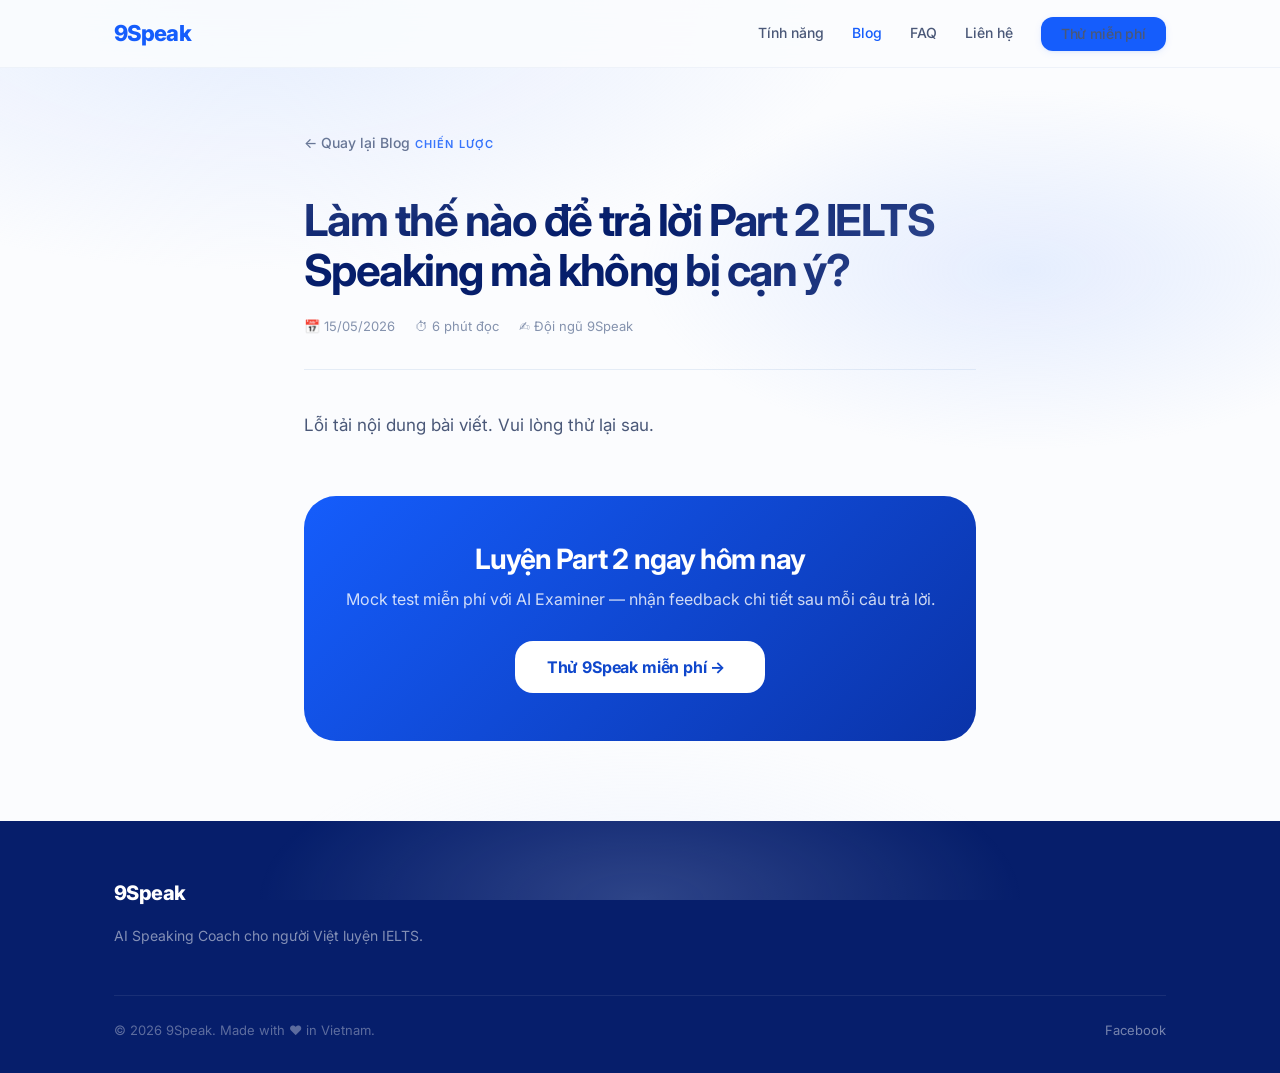
<file: blog-detail.html>
<!DOCTYPE html>
<html lang="vi">
<head>
<meta charset="UTF-8">
<meta name="viewport" content="width=device-width, initial-scale=1.0, viewport-fit=cover">
<title>Bài viết IELTS Speaking — 9Speak</title>
<meta name="description" content="Bài viết chuyên sâu về IELTS Speaking từ đội ngũ 9Speak — tips, chiến lược, kinh nghiệm tăng band cho người Việt.">
<meta name="robots" content="index,follow,max-image-preview:large,max-snippet:-1">
<meta name="theme-color" content="#155DFC">
<link rel="canonical" href="https://9speak.vn/blog.html">
<meta property="og:type" content="article">
<meta property="og:site_name" content="9Speak">
<meta property="og:locale" content="vi_VN">
<meta property="og:title" content="Bài viết IELTS Speaking — 9Speak">
<meta property="og:description" content="Bài viết chuyên sâu về IELTS Speaking từ đội ngũ 9Speak — tips, chiến lược, kinh nghiệm tăng band cho người Việt.">
<meta property="og:image" content="https://ielts.9speak.vn/assets/9speak-ielts-share.png">
<meta name="twitter:card" content="summary_large_image">
<meta name="twitter:title" content="Bài viết IELTS Speaking — 9Speak">
<meta name="twitter:description" content="Bài viết chuyên sâu về IELTS Speaking từ đội ngũ 9Speak.">
<meta name="twitter:image" content="https://ielts.9speak.vn/assets/9speak-ielts-share.png">
<script type="application/ld+json">
{
  "@context": "https://schema.org",
  "@type": "BreadcrumbList",
  "itemListElement": [
    {"@type":"ListItem","position":1,"name":"Trang chủ","item":"https://9speak.vn/"},
    {"@type":"ListItem","position":2,"name":"Blog","item":"https://9speak.vn/blog.html"},
    {"@type":"ListItem","position":3,"name":"Bài viết"}
  ]
}
</script>
<link rel="icon" type="image/png" href="icon-mark.png">
<link rel="apple-touch-icon" href="icon-mark.png">
<script src="assets/tracking.js" defer></script>
<link rel="preconnect" href="https://fonts.googleapis.com">
<link rel="preconnect" href="https://fonts.gstatic.com" crossorigin>
<link href="https://fonts.googleapis.com/css2?family=Inter:ital,wght@0,300;0,400;0,500;0,600;0,700;0,800;0,900;1,400;1,700&display=swap" rel="stylesheet">
<link rel="stylesheet" href="shared.css">
<style>
.back-btn{display:inline-flex;align-items:center;gap:8px;color:var(--ink-soft);text-decoration:none;font-size:14px;font-weight:500;padding:8px 0;transition:color .3s;margin-bottom:32px;}
.back-btn:hover{color:var(--blue-600);}
.article-wrap{max-width:720px;margin:0 auto;padding:56px 24px 80px;}
.article-cat{display:inline-block;font-size:11px;font-weight:600;letter-spacing:.1em;text-transform:uppercase;color:var(--blue-600);margin-bottom:16px;}
.article-wrap h1{font-size:clamp(28px,4vw,44px);margin-bottom:20px;line-height:1.15;}
.article-meta{display:flex;gap:20px;font-size:13px;color:var(--ink-mute);margin-bottom:40px;padding-bottom:32px;border-bottom:1px solid var(--line);}
.article-content h2{font-size:clamp(20px,2.5vw,26px);margin:40px 0 16px;color:var(--ink);}
.article-content h3{font-size:18px;margin:28px 0 12px;color:var(--ink);}
.article-content p{margin-bottom:18px;color:var(--ink-soft);line-height:1.8;font-size:17px;}
.article-content ul,.article-content ol{margin:0 0 20px 24px;color:var(--ink-soft);line-height:1.8;font-size:17px;}
.article-content li{margin-bottom:8px;}
.article-content blockquote{border-left:3px solid var(--blue-400);padding:16px 20px;background:var(--blue-50);border-radius:0 var(--r-sm) var(--r-sm) 0;margin:24px 0;font-style:italic;color:var(--blue-800);}
.article-content strong{color:var(--ink);font-weight:700;}
.article-cta{background:linear-gradient(135deg,var(--blue-600),var(--blue-800));border-radius:var(--r-xl);padding:48px 40px;text-align:center;color:white;margin-top:56px;}
.article-cta h2{color:white;font-size:28px;margin-bottom:12px;}
.article-cta p{color:rgba(255,255,255,.8);margin-bottom:28px;font-size:16px;}
.article-cta .btn{background:white;color:var(--blue-700);font-weight:700;}
.article-cta .btn:hover{background:var(--blue-50);}
.tag-list{display:flex;gap:8px;flex-wrap:wrap;margin-top:40px;padding-top:32px;border-top:1px solid var(--line);}
.tag{padding:5px 14px;background:var(--blue-50);color:var(--blue-700);border-radius:100px;font-size:12px;font-weight:600;}
</style>
</head>
<body>

<nav>
  <div class="container">
    <div class="nav-inner">
      <a href="index.html" class="logo">
        <span style="font-size:22px;font-weight:800;color:var(--blue-600);letter-spacing:-.04em;">9Speak</span>
      </a>
      <div class="nav-links">
        <a href="index.html#features">Tính năng</a>
        <!-- HIDDEN 2026-05-21 (chưa launch pricing): <a href="index.html#pricing">Bảng giá</a> -->
        <a href="blog.html" style="color:var(--blue-600);">Blog</a>
        <a href="faq.html">FAQ</a>
        <a href="contact.html">Liên hệ</a>
        <a href="https://9speak.vn" target="_blank" rel="noopener" class="btn btn-primary" style="padding:10px 20px;font-size:14px;">Thử miễn phí</a>
      </div>
    </div>
  </div>
</nav>

<div class="article-wrap">
  <a href="blog.html" class="back-btn">← Quay lại Blog</a>

  <span class="article-cat" id="artCat">Chiến lược</span>
  <h1 id="artTitle">Làm thế nào để trả lời Part 2 IELTS Speaking mà không bị cạn ý?</h1>
  <div class="article-meta">
    <span>📅 <span id="artDate">15/05/2026</span></span>
    <span>⏱ <span id="artRead">6 phút đọc</span></span>
    <span>✍️ Đội ngũ 9Speak</span>
  </div>

  <div class="article-content" id="artContent">
    <p>Đang tải nội dung...</p>
  </div>

  <div class="article-cta">
    <h2>Luyện Part 2 ngay hôm nay</h2>
    <p>Mock test miễn phí với AI Examiner — nhận feedback chi tiết sau mỗi câu trả lời.</p>
    <a href="https://9speak.vn" target="_blank" rel="noopener" class="btn btn-large">Thử 9Speak miễn phí → <span class="btn-arrow"></span></a>
  </div>
</div>

<footer>
  <div class="container">
    <div class="footer-grid">
      <div class="footer-brand">
        <span style="font-size:20px;font-weight:800;color:white;letter-spacing:-.03em;">9Speak</span>
        <p>AI Speaking Coach cho người Việt luyện IELTS.</p>
      </div>
      <!-- HIDDEN 2026-05-21 (yêu cầu user):

      <div class="footer-col"><h4>Học IELTS</h4><ul>
        <li><a href="blog.html">Blog</a></li>
        <li><a href="faq.html">FAQ</a></li>
      </ul></div>

      -->
      <!-- HIDDEN 2026-05-21 (yêu cầu user):

      <div class="footer-col"><h4>Hỗ trợ</h4><ul>
        <li><a href="contact.html">Liên hệ</a></li>
        <li><a href="privacy.html">Privacy &amp; Terms</a></li>
      </ul></div>

      -->
    </div>
    <div class="footer-bottom">
      <div>© 2026 9Speak. Made with ❤️ in Vietnam.</div>
      <div class="footer-social">
        <a href="https://www.facebook.com/9speak" target="_blank" rel="noopener noreferrer">Facebook</a>
        <!-- HIDDEN 2026-05-21 (chưa có TikTok): <a href="https://9speak.vn" target="_blank" rel="noopener noreferrer">TikTok</a> -->
      </div>
    </div>
  </div>
</footer>

<script>
// Fetch article data
const params = new URLSearchParams(window.location.search);
const id = params.get('id') || '1';

// Chuyển date dd/mm/yyyy sang ISO yyyy-mm-dd cho schema datePublished
function toIsoDate(s) {
  const m = /^(\d{1,2})\/(\d{1,2})\/(\d{4})$/.exec(s || '');
  if (!m) return '';
  const [, d, mo, y] = m;
  return `${y}-${mo.padStart(2,'0')}-${d.padStart(2,'0')}`;
}

function setMeta(selector, attr, value) {
  const el = document.querySelector(selector);
  if (el) el.setAttribute(attr, value);
}

function injectArticleSchema(post, canonicalUrl) {
  const schema = {
    "@context": "https://schema.org",
    "@type": "Article",
    "headline": post.title,
    "description": post.excerpt,
    "image": "https://ielts.9speak.vn/assets/9speak-ielts-share.png",
    "datePublished": toIsoDate(post.date),
    "dateModified": toIsoDate(post.date),
    "author": {"@type": "Organization", "name": "9Speak"},
    "publisher": {
      "@type": "Organization",
      "name": "9Speak",
      "logo": {"@type": "ImageObject", "url": "https://9speak.vn/logo-full.png"}
    },
    "mainEntityOfPage": {"@type": "WebPage", "@id": canonicalUrl},
    "keywords": (post.tags || []).join(', '),
    "articleSection": post.catName,
    "inLanguage": "vi-VN"
  };
  const s = document.createElement('script');
  s.type = 'application/ld+json';
  s.textContent = JSON.stringify(schema);
  document.head.appendChild(s);
}

fetch('data.json')
  .then(res => res.json())
  .then(data => {
    const post = data.blog.find(p => p.id === id);
    if (post) {
      document.getElementById('artCat').textContent = post.catName;
      document.getElementById('artTitle').textContent = post.title;
      document.getElementById('artDate').textContent = post.date;
      document.getElementById('artRead').textContent = post.read;
      document.title = post.title + ' — 9Speak';

      // Cập nhật meta description, canonical, OG, Twitter động theo bài
      const canonicalUrl = `https://9speak.vn/blog-detail.html?id=${post.id}`;
      setMeta('meta[name="description"]', 'content', post.excerpt);
      setMeta('link[rel="canonical"]', 'href', canonicalUrl);
      setMeta('meta[property="og:url"]', 'content', canonicalUrl);
      setMeta('meta[property="og:title"]', 'content', post.title + ' — 9Speak');
      setMeta('meta[property="og:description"]', 'content', post.excerpt);
      setMeta('meta[name="twitter:title"]', 'content', post.title + ' — 9Speak');
      setMeta('meta[name="twitter:description"]', 'content', post.excerpt);

      injectArticleSchema(post, canonicalUrl);

      let contentHtml = post.content || '<p>Nội dung đang được cập nhật...</p>';
      if (post.tags && post.tags.length > 0) {
        contentHtml += '<div class="tag-list">';
        post.tags.forEach(tag => {
          contentHtml += `<span class="tag">${tag}</span>`;
        });
        contentHtml += '</div>';
      }
      document.getElementById('artContent').innerHTML = contentHtml;
    } else {
      document.getElementById('artContent').innerHTML = '<p>Bài viết không tồn tại hoặc đã bị xóa.</p>';
    }
  })
  .catch(err => {
    console.error('Error loading article:', err);
    document.getElementById('artContent').innerHTML = '<p>Lỗi tải nội dung bài viết. Vui lòng thử lại sau.</p>';
  });
</script>
</body>
</html>
</file>
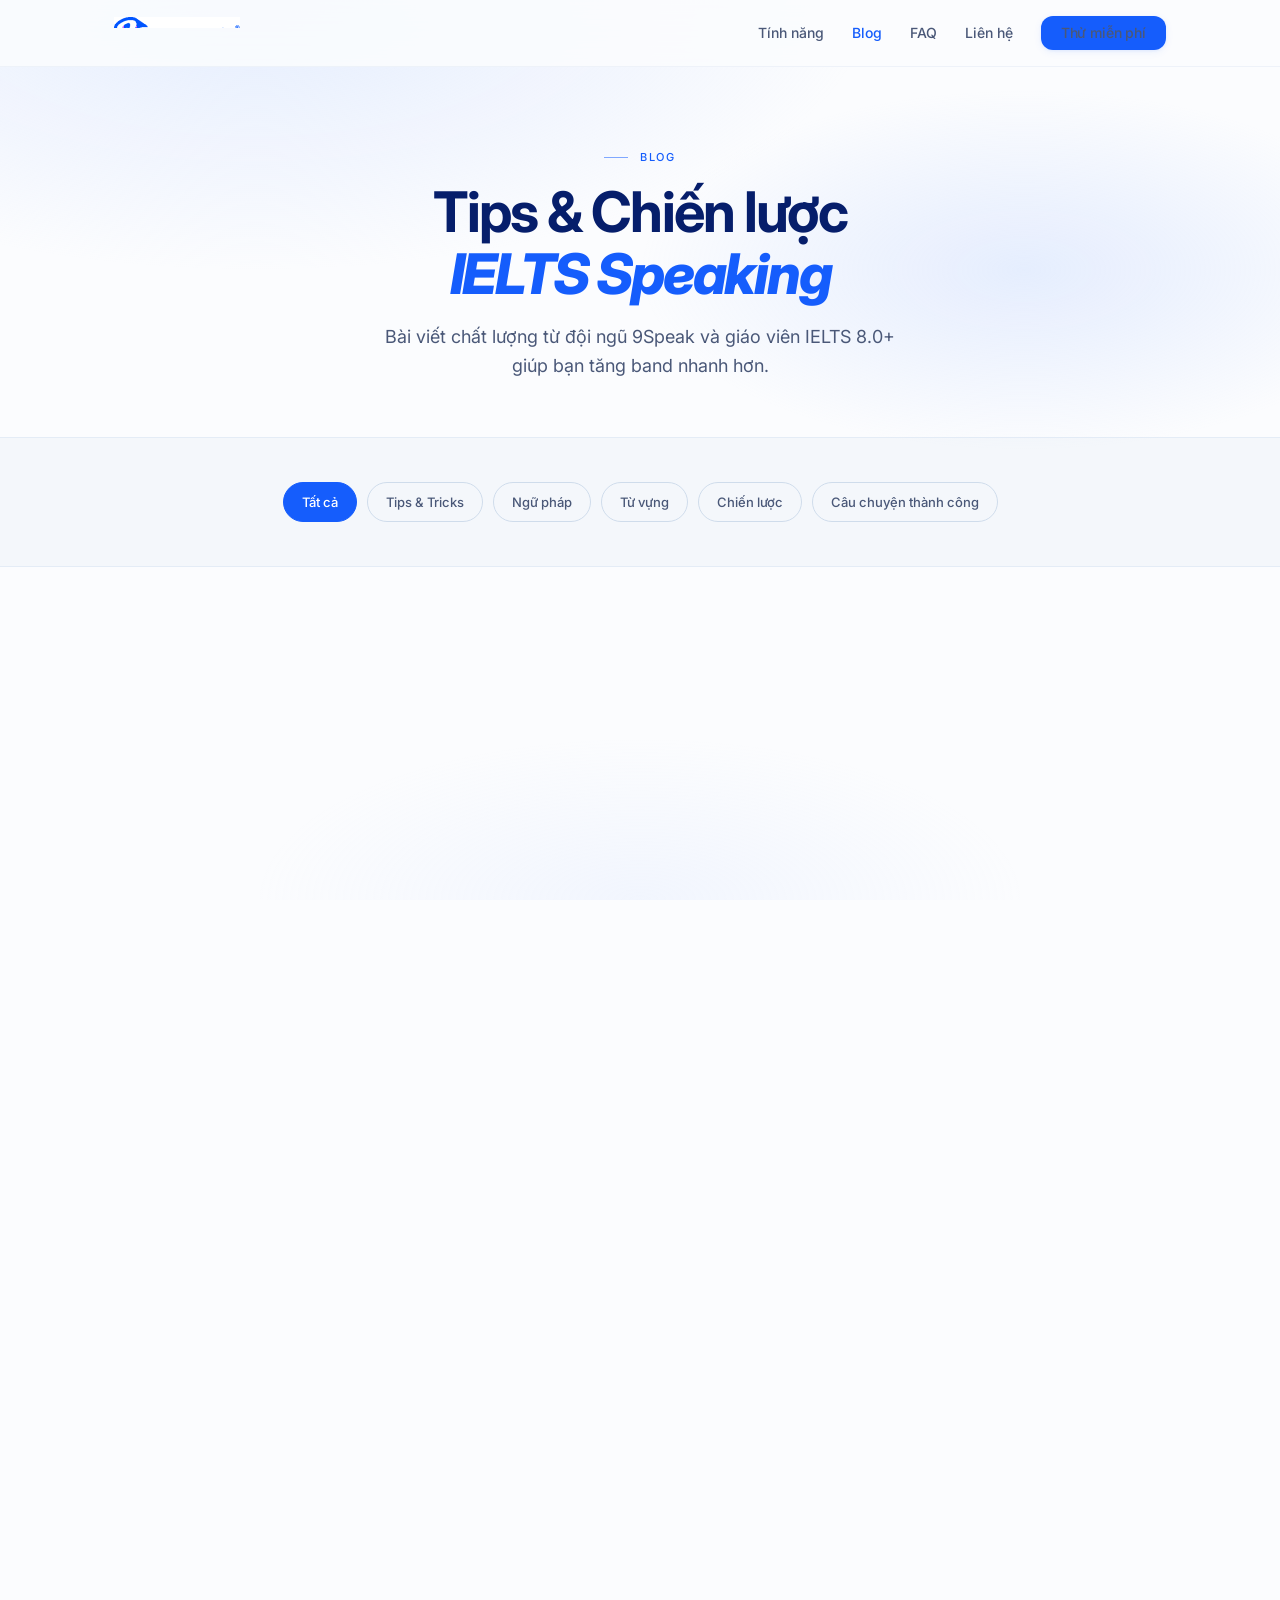
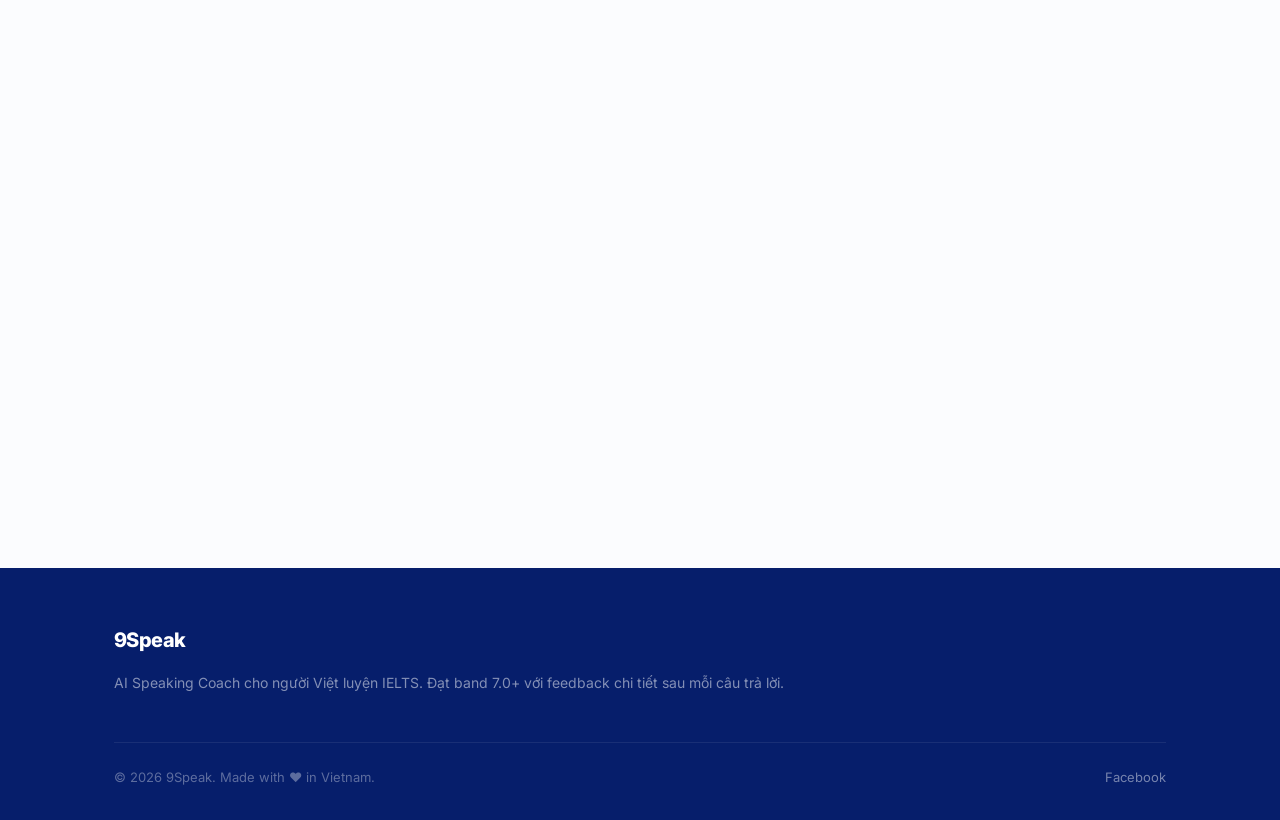
<file: blog.html>
<!DOCTYPE html>
<html lang="vi">
<head>
<meta charset="UTF-8">
<meta name="viewport" content="width=device-width, initial-scale=1.0, viewport-fit=cover">
<title>Blog IELTS Speaking — 9Speak</title>
<meta name="description" content="Tips, chiến lược và kinh nghiệm luyện IELTS Speaking từ đội ngũ 9Speak và cộng đồng học viên.">
<meta name="robots" content="index,follow,max-image-preview:large,max-snippet:-1">
<meta name="theme-color" content="#155DFC">
<link rel="canonical" href="https://9speak.vn/blog.html">
<meta property="og:type" content="website">
<meta property="og:site_name" content="9Speak">
<meta property="og:locale" content="vi_VN">
<meta property="og:url" content="https://9speak.vn/blog.html">
<meta property="og:title" content="Blog IELTS Speaking — 9Speak">
<meta property="og:description" content="Tips, chiến lược và kinh nghiệm luyện IELTS Speaking từ đội ngũ 9Speak và cộng đồng học viên.">
<meta property="og:image" content="https://ielts.9speak.vn/assets/9speak-ielts-share.png">
<meta name="twitter:card" content="summary_large_image">
<meta name="twitter:title" content="Blog IELTS Speaking — 9Speak">
<meta name="twitter:description" content="Tips, chiến lược và kinh nghiệm luyện IELTS Speaking từ đội ngũ 9Speak và cộng đồng học viên.">
<meta name="twitter:image" content="https://ielts.9speak.vn/assets/9speak-ielts-share.png">
<!-- BUILD:BLOG_JSONLD_START -->
<script type="application/ld+json">
{
  "@context": "https://schema.org",
  "@type": "ItemList",
  "itemListElement": [
    {
      "@type": "ListItem",
      "position": 1,
      "url": "https://9speak.vn/blog-detail.html?id=1",
      "name": "Làm thế nào để trả lời Part 2 IELTS Speaking mà không bị cạn ý?"
    },
    {
      "@type": "ListItem",
      "position": 2,
      "url": "https://9speak.vn/blog-detail.html?id=2",
      "name": "7 lỗi phát âm người Việt hay mắc khi thi IELTS Speaking"
    },
    {
      "@type": "ListItem",
      "position": 3,
      "url": "https://9speak.vn/blog-detail.html?id=3",
      "name": "Từ 5.5 lên 7.0 trong 6 tuần — hành trình của Hương"
    },
    {
      "@type": "ListItem",
      "position": 4,
      "url": "https://9speak.vn/blog-detail.html?id=4",
      "name": "200 từ vựng IELTS Speaking band 7+ theo 20 chủ đề hot nhất 2026"
    },
    {
      "@type": "ListItem",
      "position": 5,
      "url": "https://9speak.vn/blog-detail.html?id=5",
      "name": "Cách dùng thì phức tạp trong IELTS Speaking để đạt điểm Grammatical Range"
    },
    {
      "@type": "ListItem",
      "position": 6,
      "url": "https://9speak.vn/blog-detail.html?id=6",
      "name": "Vào phòng thi không còn quên hết — kỹ thuật mindset cho ngày thi IELTS"
    },
    {
      "@type": "ListItem",
      "position": 7,
      "url": "https://9speak.vn/blog-detail.html?id=7",
      "name": "Fluency vs Accuracy: bạn nên ưu tiên cái nào khi luyện IELTS Speaking?"
    },
    {
      "@type": "ListItem",
      "position": 8,
      "url": "https://9speak.vn/blog-detail.html?id=8",
      "name": "AI predict 7.0 — thi thật đúng 7.0: câu chuyện của Phúc"
    }
  ]
}
</script>
      <!-- BUILD:BLOG_JSONLD_END -->
<link rel="icon" type="image/png" href="icon-mark.png">
<link rel="apple-touch-icon" href="icon-mark.png">
<script src="assets/tracking.js" defer></script>
<link rel="preconnect" href="https://fonts.googleapis.com">
<link rel="preconnect" href="https://fonts.gstatic.com" crossorigin>
<link href="https://fonts.googleapis.com/css2?family=Inter:ital,wght@0,300;0,400;0,500;0,600;0,700;0,800;0,900;1,400;1,700&display=swap" rel="stylesheet">
<link rel="stylesheet" href="shared.css">
<style>
/* Blog-specific styles */
.blog-hero{padding:72px 0 56px;text-align:center;}
.blog-hero h1{font-size:clamp(32px,5vw,56px);margin:16px 0 18px;}
.blog-hero p{font-size:18px;color:var(--ink-soft);max-width:540px;margin:0 auto;}

.blog-filters{display:flex;gap:10px;flex-wrap:wrap;justify-content:center;margin:40px 0;}
.filter-btn{padding:10px 18px;min-height:40px;border-radius:100px;border:1.5px solid var(--line-2);background:transparent;font-size:13px;font-weight:500;cursor:pointer;transition:all .25s;color:var(--ink-soft);font-family:var(--f-body);}
.filter-btn:hover,.filter-btn.active{background:var(--blue-600);color:white;border-color:var(--blue-600);}

.blog-grid{display:grid;grid-template-columns:repeat(3,1fr);gap:28px;padding-bottom:80px;}
@media(max-width:900px){.blog-grid{grid-template-columns:repeat(2,1fr);}}
@media(max-width:580px){.blog-grid{grid-template-columns:1fr;}}

.blog-card{background:var(--white);border:1px solid var(--line);border-radius:var(--r-lg);overflow:hidden;transition:all .3s var(--ease-out);text-decoration:none;color:inherit;display:flex;flex-direction:column;}
.blog-card:hover{transform:translateY(-6px);box-shadow:var(--sh-lg);border-color:var(--blue-200);}
.blog-card-img{height:180px;background:linear-gradient(135deg,var(--blue-50),var(--blue-100));display:flex;align-items:center;justify-content:center;font-size:48px;flex-shrink:0;}
.blog-card-body{padding:24px;flex:1;display:flex;flex-direction:column;}
.blog-cat{display:inline-block;font-size:11px;font-weight:600;letter-spacing:.1em;text-transform:uppercase;color:var(--blue-600);margin-bottom:10px;}
.blog-card-body h3{font-size:17px;line-height:1.4;margin-bottom:10px;color:var(--ink);}
.blog-card-body p{font-size:14px;color:var(--ink-soft);line-height:1.6;flex:1;}
.blog-meta{display:flex;gap:16px;margin-top:16px;padding-top:16px;border-top:1px solid var(--line);font-size:12px;color:var(--ink-mute);}
</style>
</head>
<body>

<nav>
  <div class="container">
    <div class="nav-inner">
      <a href="index.html" class="logo">
        <img src="[data-uri]" alt="9Speak" width="100" height="26">
      </a>
      <div class="nav-links">
        <a href="index.html#features">Tính năng</a>
        <!-- HIDDEN 2026-05-21 (chưa launch pricing): <a href="index.html#pricing">Bảng giá</a> -->
        <a href="blog.html" style="color:var(--blue-600);">Blog</a>
        <a href="faq.html">FAQ</a>
        <a href="contact.html">Liên hệ</a>
        <a href="https://9speak.vn" target="_blank" rel="noopener" class="btn btn-primary" style="padding:10px 20px;font-size:14px;">Thử miễn phí</a>
      </div>
    </div>
  </div>
</nav>

<section class="blog-hero">
  <div class="container">
    <div class="eyebrow">BLOG</div>
    <h1>Tips & Chiến lược<br><span class="italic-accent">IELTS Speaking</span></h1>
    <p>Bài viết chất lượng từ đội ngũ 9Speak và giáo viên IELTS 8.0+ giúp bạn tăng band nhanh hơn.</p>
  </div>
</section>

<div style="background:var(--mist);border-top:1px solid var(--line);border-bottom:1px solid var(--line);padding:4px 0;">
  <div class="container">
    <div class="blog-filters">
      <button class="filter-btn active" data-cat="all">Tất cả</button>
      <button class="filter-btn" data-cat="tips">Tips &amp; Tricks</button>
      <button class="filter-btn" data-cat="grammar">Ngữ pháp</button>
      <button class="filter-btn" data-cat="vocab">Từ vựng</button>
      <button class="filter-btn" data-cat="strategy">Chiến lược</button>
      <button class="filter-btn" data-cat="success">Câu chuyện thành công</button>
    </div>
  </div>
</div>

<section style="padding:56px 0 80px;">
  <div class="container">
    <div class="blog-grid" id="blogGrid">
      <!-- BUILD:BLOG_GRID_START -->
      <a href="blog-detail.html?id=1" class="blog-card reveal" data-cat="strategy">
        <div class="blog-card-img">🎯</div>
        <div class="blog-card-body">
          <span class="blog-cat">Chiến lược</span>
          <h3>Làm thế nào để trả lời Part 2 IELTS Speaking mà không bị cạn ý?</h3>
          <p>Hướng dẫn cấu trúc câu trả lời Part 2 với phương pháp PEEL giúp bạn nói đủ 2 phút tự nhiên.</p>
          <div class="blog-meta"><span>📅 15/05/2026</span><span>⏱ 6 phút đọc</span></div>
        </div>
      </a>
      <a href="blog-detail.html?id=2" class="blog-card reveal reveal-delay-1" data-cat="tips">
        <div class="blog-card-img">📈</div>
        <div class="blog-card-body">
          <span class="blog-cat">Tips &amp; Tricks</span>
          <h3>7 lỗi phát âm người Việt hay mắc khi thi IELTS Speaking</h3>
          <p>Phân tích từng lỗi cụ thể và cách sửa nhanh để tránh mất điểm Pronunciation oan.</p>
          <div class="blog-meta"><span>📅 10/05/2026</span><span>⏱ 8 phút đọc</span></div>
        </div>
      </a>
      <a href="blog-detail.html?id=3" class="blog-card reveal reveal-delay-2" data-cat="success">
        <div class="blog-card-img">🏆</div>
        <div class="blog-card-body">
          <span class="blog-cat">Câu chuyện thành công</span>
          <h3>Từ 5.5 lên 7.0 trong 6 tuần — hành trình của Hương</h3>
          <p>Nguyễn Thị Thu Hương chia sẻ lịch luyện tập thực tế và cách dùng 9Speak hiệu quả nhất.</p>
          <div class="blog-meta"><span>📅 05/05/2026</span><span>⏱ 5 phút đọc</span></div>
        </div>
      </a>
      <a href="blog-detail.html?id=4" class="blog-card reveal" data-cat="vocab">
        <div class="blog-card-img">📚</div>
        <div class="blog-card-body">
          <span class="blog-cat">Từ vựng</span>
          <h3>200 từ vựng IELTS Speaking band 7+ theo 20 chủ đề hot nhất 2026</h3>
          <p>Danh sách từ vựng cấp cao được tổng hợp từ bộ đề thi thật — kèm ví dụ câu và cách dùng.</p>
          <div class="blog-meta"><span>📅 28/04/2026</span><span>⏱ 12 phút đọc</span></div>
        </div>
      </a>
      <a href="blog-detail.html?id=5" class="blog-card reveal reveal-delay-1" data-cat="grammar">
        <div class="blog-card-img">✍️</div>
        <div class="blog-card-body">
          <span class="blog-cat">Ngữ pháp</span>
          <h3>Cách dùng thì phức tạp trong IELTS Speaking để đạt điểm Grammatical Range</h3>
          <p>Hướng dẫn tự nhiên hoá việc dùng conditionals, perfect tenses và passive voice khi nói.</p>
          <div class="blog-meta"><span>📅 20/04/2026</span><span>⏱ 7 phút đọc</span></div>
        </div>
      </a>
      <a href="blog-detail.html?id=6" class="blog-card reveal reveal-delay-2" data-cat="tips">
        <div class="blog-card-img">🧠</div>
        <div class="blog-card-body">
          <span class="blog-cat">Tips &amp; Tricks</span>
          <h3>Vào phòng thi không còn quên hết — kỹ thuật mindset cho ngày thi IELTS</h3>
          <p>Các bài tập tâm lý và kỹ thuật hít thở giúp bạn bình tĩnh và bật ra câu trả lời tự nhiên.</p>
          <div class="blog-meta"><span>📅 12/04/2026</span><span>⏱ 5 phút đọc</span></div>
        </div>
      </a>
      <a href="blog-detail.html?id=7" class="blog-card reveal" data-cat="strategy">
        <div class="blog-card-img">🎙️</div>
        <div class="blog-card-body">
          <span class="blog-cat">Chiến lược</span>
          <h3>Fluency vs Accuracy: bạn nên ưu tiên cái nào khi luyện IELTS Speaking?</h3>
          <p>Phân tích trọng số 4 tiêu chí chấm điểm và chiến lược tối ưu theo mức band hiện tại.</p>
          <div class="blog-meta"><span>📅 05/04/2026</span><span>⏱ 6 phút đọc</span></div>
        </div>
      </a>
      <a href="blog-detail.html?id=8" class="blog-card reveal reveal-delay-1" data-cat="success">
        <div class="blog-card-img">🌟</div>
        <div class="blog-card-body">
          <span class="blog-cat">Câu chuyện thành công</span>
          <h3>AI predict 7.0 — thi thật đúng 7.0: câu chuyện của Phúc</h3>
          <p>Lê Hoàng Phúc kể về hành trình dùng 9Speak để biết chính xác mình đang ở đâu trước ngày thi.</p>
          <div class="blog-meta"><span>📅 28/03/2026</span><span>⏱ 4 phút đọc</span></div>
        </div>
      </a>
      <!-- BUILD:BLOG_GRID_END -->
    </div>
  </div>
</section>

<footer>
  <div class="container">
    <div class="footer-grid">
      <div class="footer-brand">
        <a href="index.html" class="logo" style="filter:brightness(10);">
          <span style="font-size:20px;font-weight:800;color:white;letter-spacing:-.03em;">9Speak</span>
        </a>
        <p>AI Speaking Coach cho người Việt luyện IELTS. Đạt band 7.0+ với feedback chi tiết sau mỗi câu trả lời.</p>
      </div>
      <!-- HIDDEN 2026-05-21 (yêu cầu user):

      <div class="footer-col"><h4>Sản phẩm</h4><ul>
        <li><a href="https://9speak.vn" target="_blank" rel="noopener noreferrer">Thi thử miễn phí</a></li>
        <li><a href="index.html#pricing">Bảng giá</a></li>
        <li><a href="index.html#features">Tính năng</a></li>
      </ul></div>

      -->
      <!-- HIDDEN 2026-05-21 (yêu cầu user):

      <div class="footer-col"><h4>Học IELTS</h4><ul>
        <li><a href="blog.html">Blog</a></li>
        <li><a href="faq.html">FAQ</a></li>
      </ul></div>

      -->
      <!-- HIDDEN 2026-05-21 (yêu cầu user):

      <div class="footer-col"><h4>Hỗ trợ</h4><ul>
        <li><a href="contact.html">Liên hệ</a></li>
        <li><a href="privacy.html">Privacy &amp; Terms</a></li>
      </ul></div>

      -->
    </div>
    <div class="footer-bottom">
      <div>© 2026 9Speak. Made with ❤️ in Vietnam.</div>
      <div class="footer-social">
        <a href="https://www.facebook.com/9speak" target="_blank" rel="noopener noreferrer">Facebook</a>
        <!-- HIDDEN 2026-05-21 (chưa có TikTok): <a href="https://9speak.vn" target="_blank" rel="noopener noreferrer">TikTok</a> -->
        <!-- HIDDEN 2026-05-21 (chưa có YouTube): <a href="https://9speak.vn" target="_blank" rel="noopener noreferrer">YouTube</a> -->
      </div>
    </div>
  </div>
</footer>

<script>
// Reveal observer — khai báo trước để dùng được trong hydration
const ro = new IntersectionObserver(entries => {
  entries.forEach(e => { if(e.isIntersecting){e.target.classList.add('visible');ro.unobserve(e.target);} });
}, {threshold:0.08});

// Pre-rendered content đã có trong DOM (build.py), JS chỉ attach observer + filter.
// Nếu grid trống (vd. dev mode chưa build) thì fallback fetch như cũ.
const grid = document.getElementById('blogGrid');
const hasPrerendered = grid && grid.querySelector('.blog-card');

if (!hasPrerendered) {
  fetch('data.json')
    .then(res => res.json())
    .then(data => {
      let html = '';
      data.blog.forEach((post, index) => {
        const delayClass = (index % 3) === 0 ? '' : (index % 3 === 1 ? 'reveal-delay-1' : 'reveal-delay-2');
        html += `
        <a href="blog-detail.html?id=${post.id}" class="blog-card reveal ${delayClass}" data-cat="${post.cat}">
          <div class="blog-card-img">${post.icon}</div>
          <div class="blog-card-body">
            <span class="blog-cat">${post.catName}</span>
            <h3>${post.title}</h3>
            <p>${post.excerpt}</p>
            <div class="blog-meta"><span>📅 ${post.date}</span><span>⏱ ${post.read}</span></div>
          </div>
        </a>`;
      });
      grid.innerHTML = html;
      document.querySelectorAll('.blog-card').forEach(el => ro.observe(el));
    })
    .catch(err => console.error('Error loading blog data:', err));
}

// Filter
document.querySelectorAll('.filter-btn').forEach(btn => {
  btn.addEventListener('click', () => {
    document.querySelectorAll('.filter-btn').forEach(b => b.classList.remove('active'));
    btn.classList.add('active');
    const cat = btn.dataset.cat;
    document.querySelectorAll('.blog-card').forEach(card => {
      card.style.display = (cat === 'all' || card.dataset.cat === cat) ? 'flex' : 'none';
    });
  });
});
// Observe any initial reveal elements outside the dynamic grid
document.querySelectorAll('.reveal:not(.blog-card)').forEach(el => ro.observe(el));
</script>
</body>
</html>
</file>
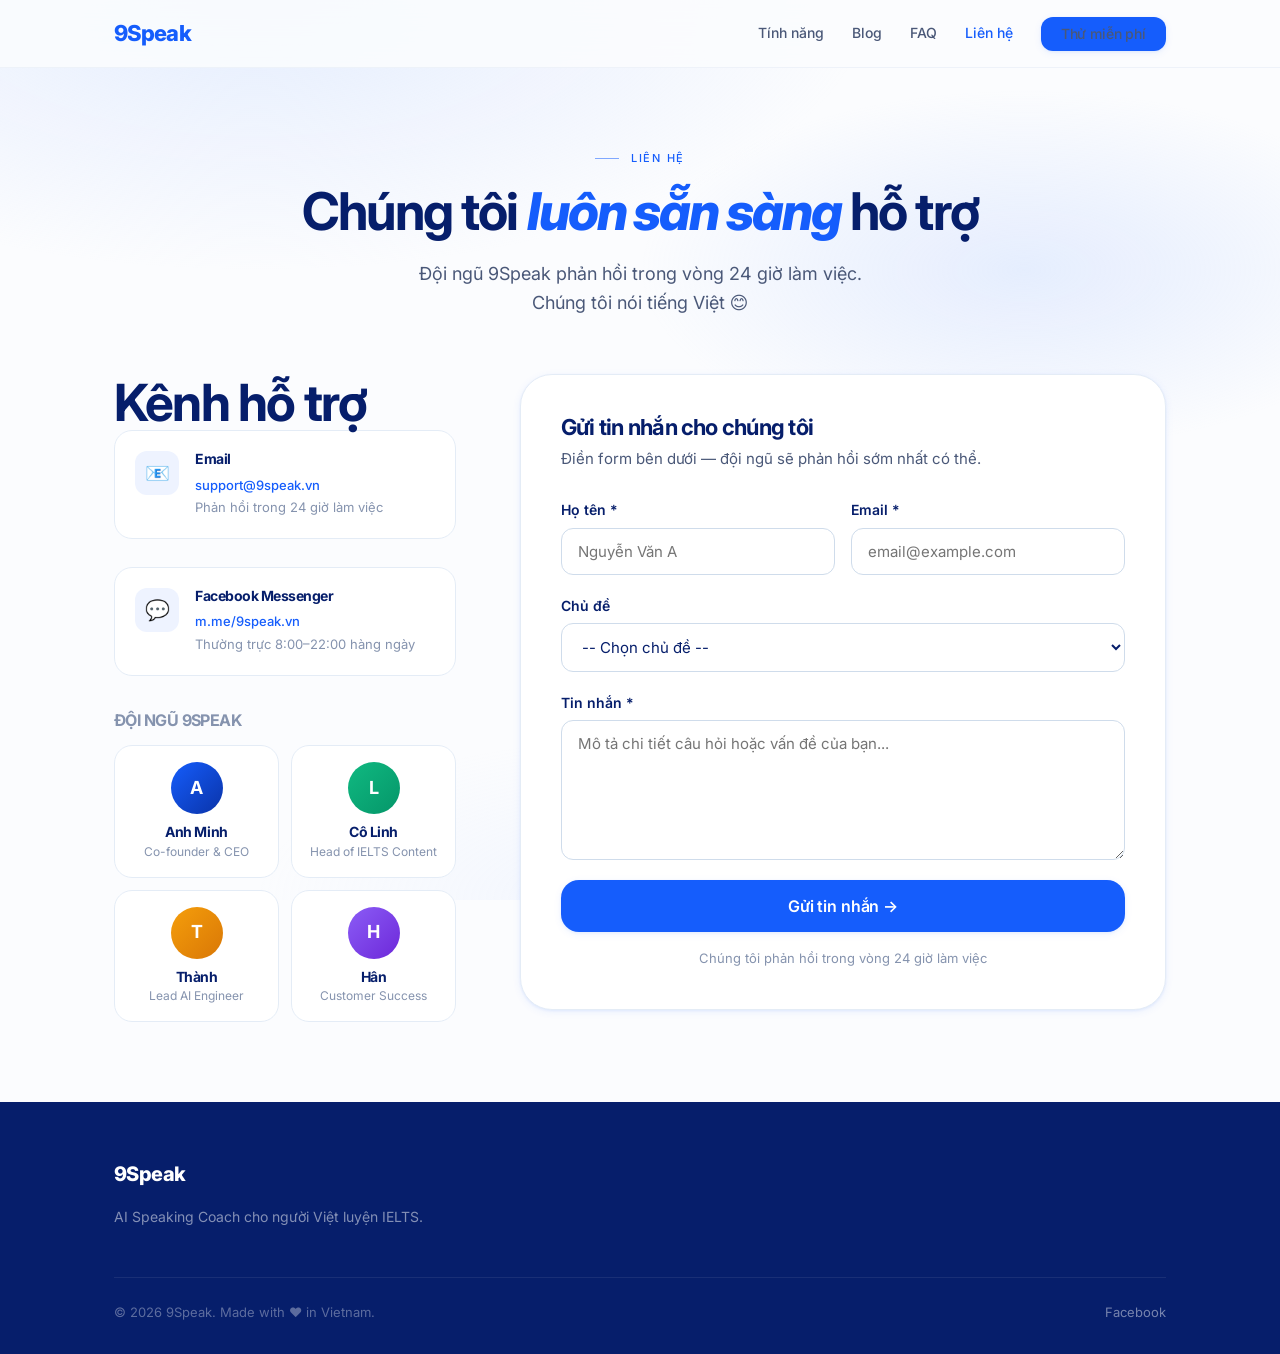
<file: contact.html>
<!DOCTYPE html>
<html lang="vi">
<head>
<meta charset="UTF-8">
<meta name="viewport" content="width=device-width, initial-scale=1.0, viewport-fit=cover">
<title>Liên hệ — 9Speak</title>
<meta name="description" content="Liên hệ đội ngũ 9Speak — hỗ trợ 24/7, phản hồi trong 24 giờ làm việc.">
<meta name="robots" content="index,follow,max-image-preview:large,max-snippet:-1">
<meta name="theme-color" content="#155DFC">
<link rel="canonical" href="https://9speak.vn/contact.html">
<meta property="og:type" content="website">
<meta property="og:site_name" content="9Speak">
<meta property="og:locale" content="vi_VN">
<meta property="og:url" content="https://9speak.vn/contact.html">
<meta property="og:title" content="Liên hệ — 9Speak">
<meta property="og:description" content="Liên hệ đội ngũ 9Speak — hỗ trợ 24/7, phản hồi trong 24 giờ làm việc.">
<meta property="og:image" content="https://ielts.9speak.vn/assets/9speak-ielts-share.png">
<meta name="twitter:card" content="summary_large_image">
<meta name="twitter:title" content="Liên hệ — 9Speak">
<meta name="twitter:description" content="Liên hệ đội ngũ 9Speak — hỗ trợ 24/7, phản hồi trong 24 giờ làm việc.">
<meta name="twitter:image" content="https://ielts.9speak.vn/assets/9speak-ielts-share.png">
<link rel="icon" type="image/png" href="icon-mark.png">
<link rel="apple-touch-icon" href="icon-mark.png">
<script src="assets/tracking.js" defer></script>
<link rel="preconnect" href="https://fonts.googleapis.com">
<link rel="preconnect" href="https://fonts.gstatic.com" crossorigin>
<link href="https://fonts.googleapis.com/css2?family=Inter:ital,wght@0,300;0,400;0,500;0,600;0,700;0,800&display=swap" rel="stylesheet">
<link rel="stylesheet" href="shared.css">
<style>
.contact-hero{padding:72px 0 56px;text-align:center;}
.contact-hero h1{font-size:clamp(32px,5vw,52px);margin:16px 0 18px;}

.contact-layout{display:grid;grid-template-columns:1fr 1.6fr;gap:64px;padding-bottom:80px;align-items:start;}
@media(max-width:860px){.contact-layout{grid-template-columns:1fr;gap:40px;}}

.contact-info h2{font-size:22px;margin-bottom:24px;}
.contact-channel{display:flex;align-items:flex-start;gap:16px;margin-bottom:28px;padding:20px;background:var(--white);border:1px solid var(--line);border-radius:var(--r-md);}
.contact-channel-icon{width:44px;height:44px;border-radius:var(--r-sm);background:var(--blue-50);display:flex;align-items:center;justify-content:center;font-size:20px;flex-shrink:0;}
.contact-channel h4{font-size:14px;font-weight:700;margin-bottom:4px;}
.contact-channel p{font-size:13px;color:var(--ink-mute);margin:0;}
.contact-channel a{font-size:13px;color:var(--blue-600);text-decoration:none;font-weight:500;}
.contact-channel a:hover{text-decoration:underline;}

.team-wrap{margin-top:36px;}
.team-wrap h3{font-size:16px;font-weight:700;margin-bottom:16px;color:var(--ink-mute);}
.team-grid{display:grid;grid-template-columns:repeat(2,1fr);gap:12px;}
.team-card{background:var(--white);border:1px solid var(--line);border-radius:var(--r-md);padding:16px;text-align:center;}
.team-av{width:52px;height:52px;border-radius:50%;display:flex;align-items:center;justify-content:center;font-weight:700;font-size:18px;color:white;margin:0 auto 10px;}
.team-card h4{font-size:14px;font-weight:700;margin-bottom:2px;}
.team-card p{font-size:12px;color:var(--ink-mute);margin:0;}

.contact-form-wrap{background:var(--white);border:1px solid var(--line);border-radius:var(--r-xl);padding:40px;box-shadow:var(--sh-sm);}
.contact-form-wrap h2{font-size:22px;margin-bottom:8px;}
.contact-form-wrap > p{font-size:15px;margin-bottom:28px;}
.form-row{display:grid;grid-template-columns:1fr 1fr;gap:16px;}
@media(max-width:500px){.form-row{grid-template-columns:1fr;}}
</style>
</head>
<body>

<nav>
  <div class="container">
    <div class="nav-inner">
      <a href="index.html" class="logo">
        <span style="font-size:22px;font-weight:800;color:var(--blue-600);letter-spacing:-.04em;">9Speak</span>
      </a>
      <div class="nav-links">
        <a href="index.html#features">Tính năng</a>
        <!-- HIDDEN 2026-05-21 (chưa launch pricing): <a href="index.html#pricing">Bảng giá</a> -->
        <a href="blog.html">Blog</a>
        <a href="faq.html">FAQ</a>
        <a href="contact.html" style="color:var(--blue-600);">Liên hệ</a>
        <a href="https://9speak.vn" target="_blank" rel="noopener" class="btn btn-primary" style="padding:10px 20px;font-size:14px;">Thử miễn phí</a>
      </div>
    </div>
  </div>
</nav>

<section class="contact-hero">
  <div class="container">
    <div class="eyebrow">LIÊN HỆ</div>
    <h1>Chúng tôi <span class="italic-accent">luôn sẵn sàng</span> hỗ trợ</h1>
    <p class="section-sub" style="margin:0 auto;max-width:480px;">Đội ngũ 9Speak phản hồi trong vòng 24 giờ làm việc. Chúng tôi nói tiếng Việt 😊</p>
  </div>
</section>

<div class="container">
  <div class="contact-layout">
    <!-- Left: info + team -->
    <div class="reveal">
      <h2>Kênh hỗ trợ</h2>

      <div class="contact-channel">
        <div class="contact-channel-icon">📧</div>
        <div>
          <h4>Email</h4>
          <a href="mailto:support@9speak.vn">support@9speak.vn</a>
          <p>Phản hồi trong 24 giờ làm việc</p>
        </div>
      </div>

      <div class="contact-channel">
        <div class="contact-channel-icon">💬</div>
        <div>
          <h4>Facebook Messenger</h4>
          <a href="https://9speak.vn" target="_blank" rel="noopener noreferrer">m.me/9speak.vn</a>
          <p>Thường trực 8:00–22:00 hàng ngày</p>
        </div>
      </div>

      <!-- HIDDEN 2026-05-21 (chưa có TikTok/YouTube)
      <div class="contact-channel">
        <div class="contact-channel-icon">🎵</div>
        <div>
          <h4>TikTok</h4>
          <a href="https://9speak.vn" target="_blank" rel="noopener noreferrer">@9speak.ielts</a>
          <p>Tips IELTS mỗi ngày + Q&amp;A live</p>
        </div>
      </div>

      <div class="contact-channel">
        <div class="contact-channel-icon">📺</div>
        <div>
          <h4>YouTube</h4>
          <a href="https://9speak.vn" target="_blank" rel="noopener noreferrer">9Speak IELTS</a>
          <p>Video hướng dẫn + review bài thi thật</p>
        </div>
      </div>
      -->

      <div class="team-wrap">
        <h3>ĐỘI NGŨ 9SPEAK</h3>
        <div class="team-grid">
          <div class="team-card">
            <div class="team-av" style="background:linear-gradient(135deg,#155DFC,#0A33A8);">A</div>
            <h4>Anh Minh</h4>
            <p>Co-founder & CEO</p>
          </div>
          <div class="team-card">
            <div class="team-av" style="background:linear-gradient(135deg,#10B981,#059669);">L</div>
            <h4>Cô Linh</h4>
            <p>Head of IELTS Content</p>
          </div>
          <div class="team-card">
            <div class="team-av" style="background:linear-gradient(135deg,#F59E0B,#D97706);">T</div>
            <h4>Thành</h4>
            <p>Lead AI Engineer</p>
          </div>
          <div class="team-card">
            <div class="team-av" style="background:linear-gradient(135deg,#8B5CF6,#6D28D9);">H</div>
            <h4>Hân</h4>
            <p>Customer Success</p>
          </div>
        </div>
      </div>
    </div>

    <!-- Right: form -->
    <div class="contact-form-wrap reveal reveal-delay-1">
      <h2>Gửi tin nhắn cho chúng tôi</h2>
      <p>Điền form bên dưới — đội ngũ sẽ phản hồi sớm nhất có thể.</p>
      <form id="contactForm" onsubmit="submitContact(event)">
        <div class="form-row">
          <div class="form-field"><label>Họ tên *</label><input type="text" name="name" required placeholder="Nguyễn Văn A"></div>
          <div class="form-field"><label>Email *</label><input type="email" name="email" required placeholder="email@example.com"></div>
        </div>
        <div class="form-field">
          <label>Chủ đề</label>
          <select name="subject">
            <option value="">-- Chọn chủ đề --</option>
            <option>Hỏi về tính năng</option>
            <option>Thanh toán & Bảng giá</option>
            <option>Lỗi kỹ thuật</option>
            <option>Hoàn tiền</option>
            <option>Hợp tác / Partnership</option>
            <option>Khác</option>
          </select>
        </div>
        <div class="form-field"><label>Tin nhắn *</label><textarea name="message" required placeholder="Mô tả chi tiết câu hỏi hoặc vấn đề của bạn..." style="min-height:140px;"></textarea></div>
        <button type="submit" class="btn btn-primary btn-large" style="width:100%;" id="contactSubmitBtn">Gửi tin nhắn →</button>
        <p id="contactFormStatus" style="font-size:14px; margin-top:12px; display:none; text-align:center;"></p>
        <p style="font-size:13px;color:var(--ink-mute);text-align:center;margin-top:16px;">Chúng tôi phản hồi trong vòng 24 giờ làm việc</p>
      </form>
    </div>
  </div>
</div>

<footer>
  <div class="container">
    <div class="footer-grid">
      <div class="footer-brand">
        <span style="font-size:20px;font-weight:800;color:white;letter-spacing:-.03em;">9Speak</span>
        <p>AI Speaking Coach cho người Việt luyện IELTS.</p>
      </div>
      <!-- HIDDEN 2026-05-21 (yêu cầu user):

      <div class="footer-col"><h4>Sản phẩm</h4><ul>
        <li><a href="https://9speak.vn" target="_blank" rel="noopener noreferrer">Thử miễn phí</a></li>
        <li><a href="index.html#pricing">Bảng giá</a></li>
      </ul></div>

      -->
      <!-- HIDDEN 2026-05-21 (yêu cầu user):

      <div class="footer-col"><h4>Học IELTS</h4><ul>
        <li><a href="blog.html">Blog</a></li>
        <li><a href="faq.html">FAQ</a></li>
      </ul></div>

      -->
      <!-- HIDDEN 2026-05-21 (yêu cầu user):

      <div class="footer-col"><h4>Hỗ trợ</h4><ul>
        <li><a href="contact.html">Liên hệ</a></li>
        <li><a href="privacy.html">Privacy &amp; Terms</a></li>
      </ul></div>

      -->
    </div>
    <div class="footer-bottom">
      <div>© 2026 9Speak. Made with ❤️ in Vietnam.</div>
      <div class="footer-social">
        <a href="https://www.facebook.com/9speak" target="_blank" rel="noopener noreferrer">Facebook</a>
        <!-- HIDDEN 2026-05-21 (chưa có TikTok): <a href="https://9speak.vn" target="_blank" rel="noopener noreferrer">TikTok</a> -->
        <!-- HIDDEN 2026-05-21 (chưa có YouTube): <a href="https://9speak.vn" target="_blank" rel="noopener noreferrer">YouTube</a> -->
      </div>
    </div>
  </div>
</footer>

<script>
async function submitContact(e) {
  e.preventDefault();
  const form = e.target;
  const btn = document.getElementById('contactSubmitBtn');
  const statusEl = document.getElementById('contactFormStatus');
  
  btn.textContent = 'Đang gửi...';
  btn.disabled = true;
  statusEl.style.display = 'none';

  const formData = new FormData(form);

  try {
    const response = await fetch('https://formspree.io/f/YOUR_FORM_ID', {
      method: 'POST',
      body: formData,
      headers: {
        'Accept': 'application/json'
      }
    });
    
    if (response.ok) {
      statusEl.textContent = 'Gửi thành công! Đội ngũ 9Speak sẽ phản hồi bạn trong vòng 24 giờ làm việc. 🙏';
      statusEl.style.color = 'var(--blue-600)';
      form.reset();
    } else {
      statusEl.textContent = 'Đã có lỗi xảy ra. Vui lòng thử lại sau.';
      statusEl.style.color = 'red';
    }
  } catch (error) {
    statusEl.textContent = 'Không thể gửi form. Vui lòng kiểm tra kết nối mạng.';
    statusEl.style.color = 'red';
  }
  
  statusEl.style.display = 'block';
  btn.textContent = 'Gửi tin nhắn →';
  btn.disabled = false;
}
const ro = new IntersectionObserver(entries => {
  entries.forEach(e => { if(e.isIntersecting){e.target.classList.add('visible');ro.unobserve(e.target);} });
}, {threshold:0.05});
document.querySelectorAll('.reveal').forEach(el => ro.observe(el));
</script>
</body>
</html>
</file>
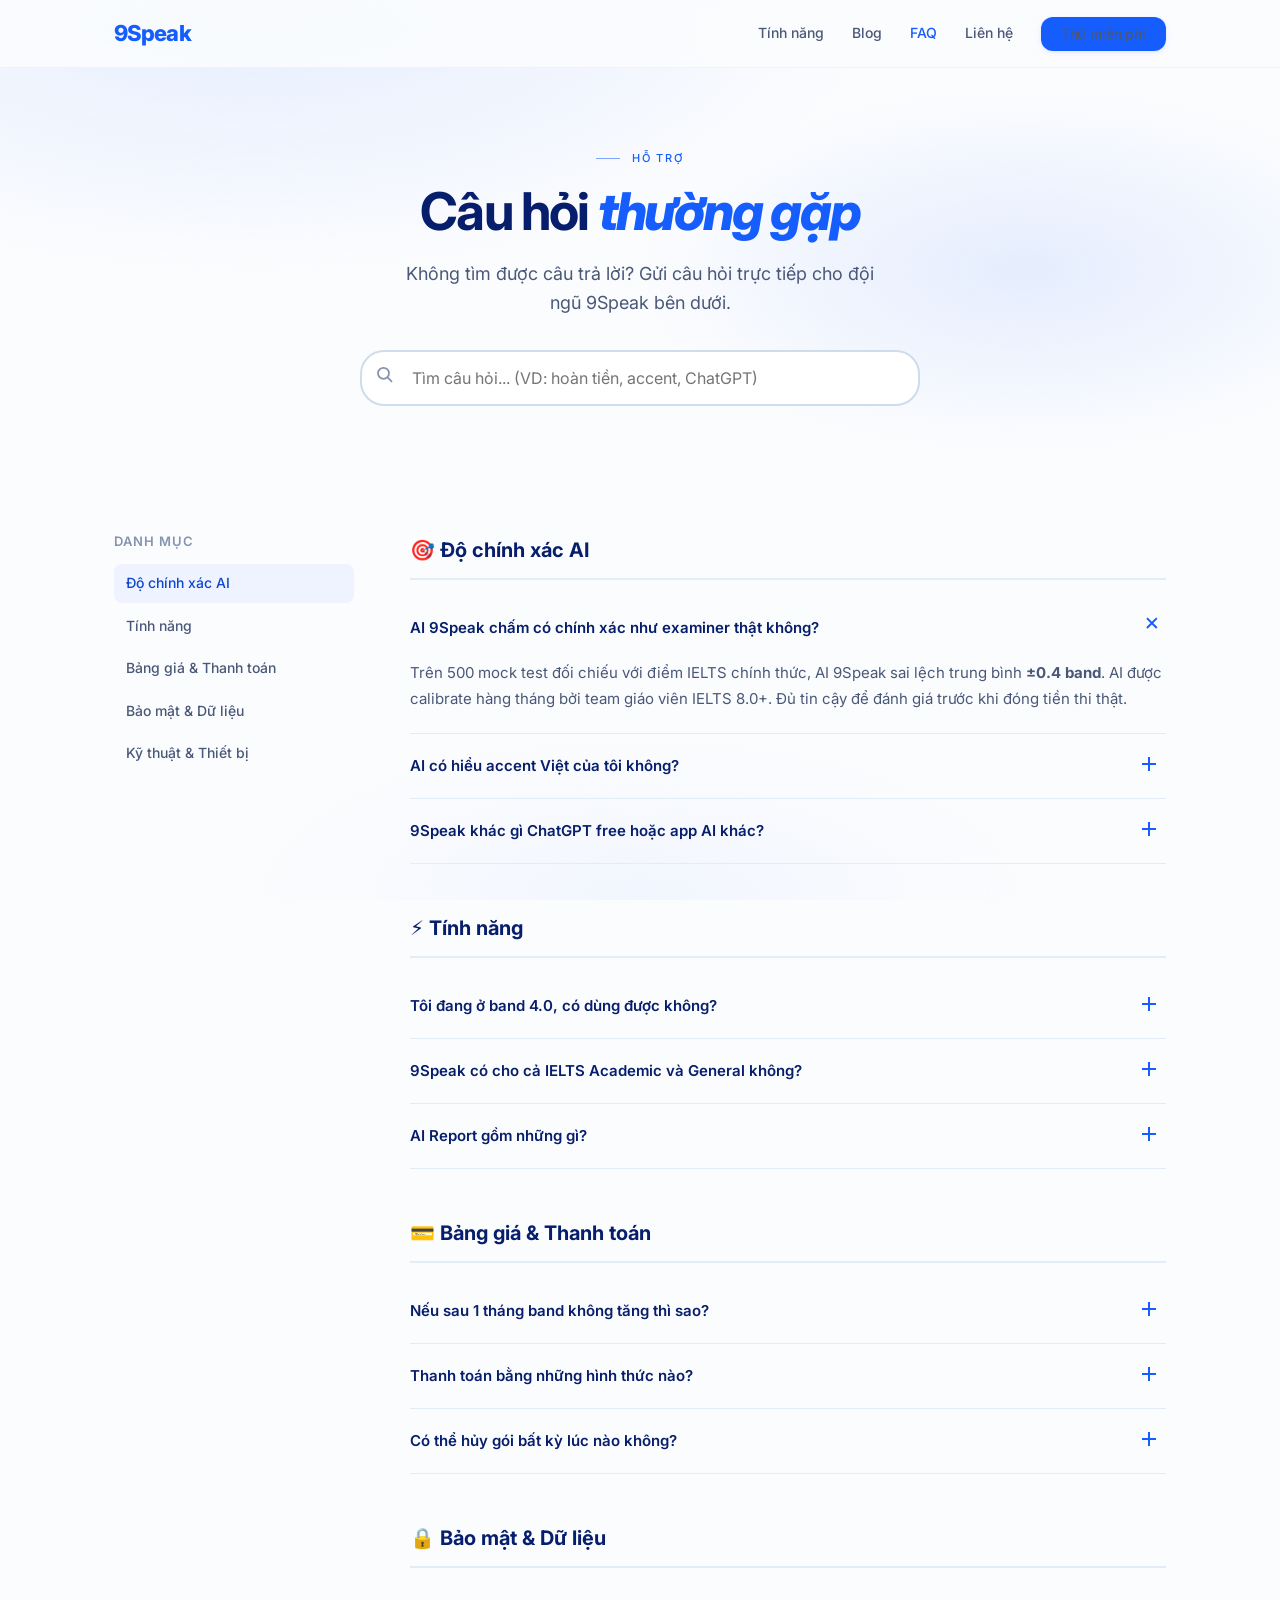
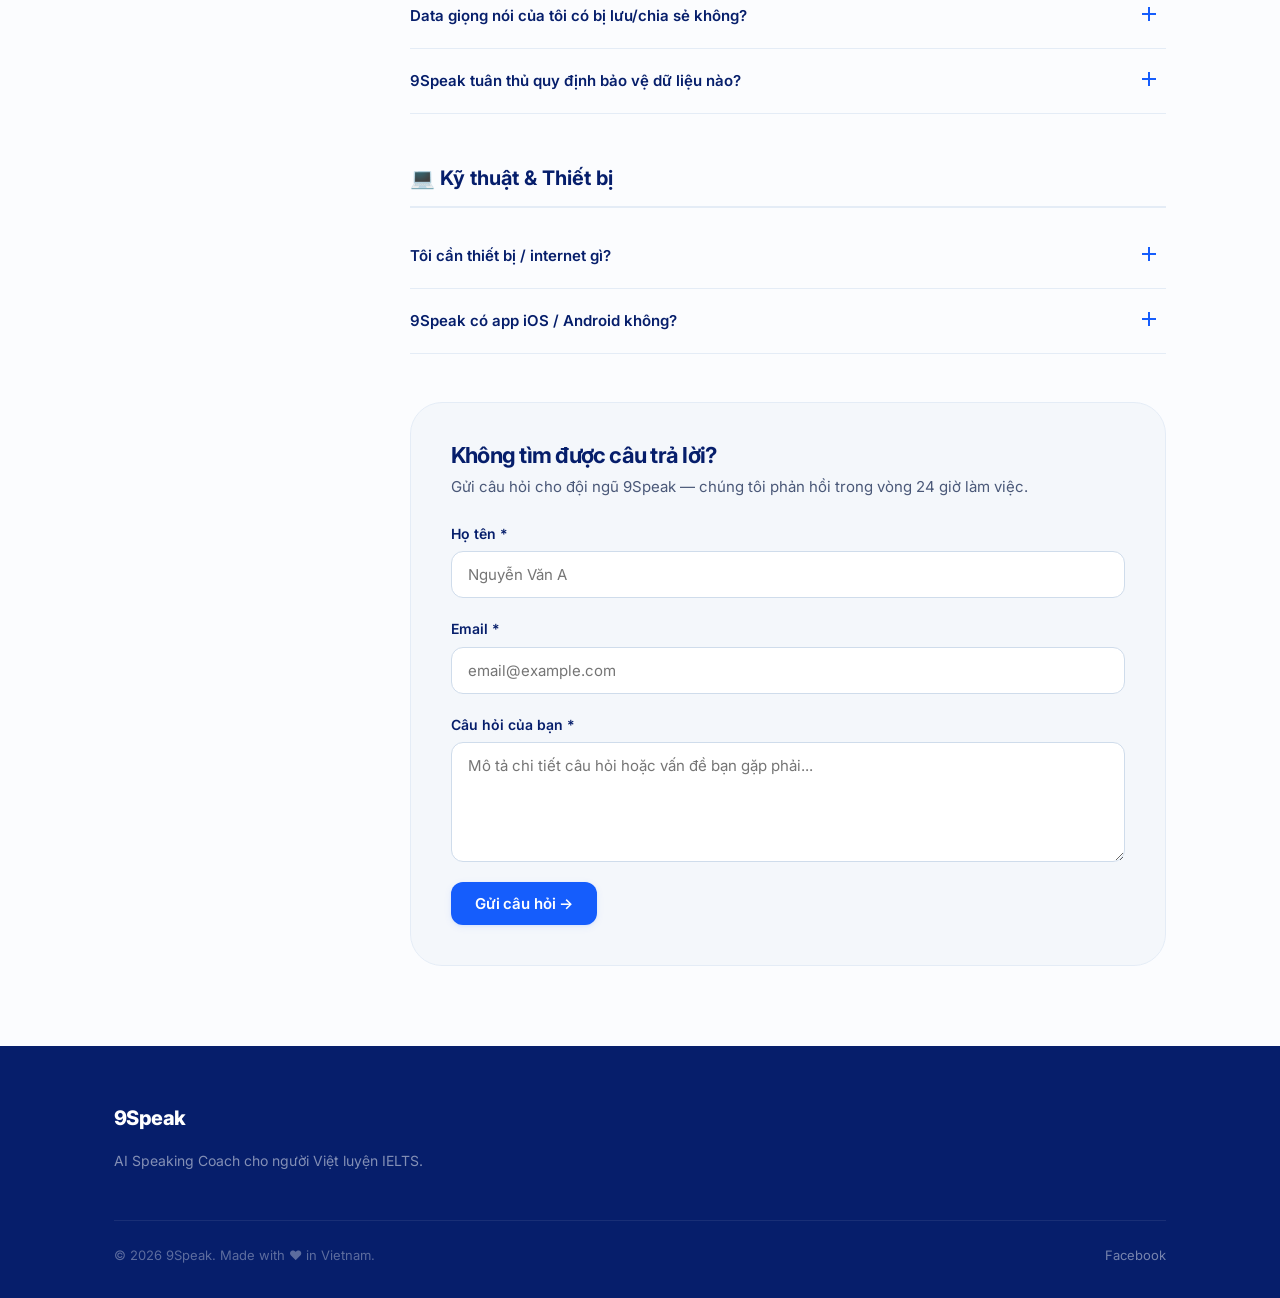
<file: faq.html>
<!DOCTYPE html>
<html lang="vi">
<head>
<meta charset="UTF-8">
<meta name="viewport" content="width=device-width, initial-scale=1.0, viewport-fit=cover">
<title>FAQ — Câu hỏi thường gặp — 9Speak</title>
<meta name="description" content="Giải đáp mọi thắc mắc về 9Speak — từ cách AI chấm điểm đến bảo mật dữ liệu giọng nói.">
<meta name="robots" content="index,follow,max-image-preview:large,max-snippet:-1">
<meta name="theme-color" content="#155DFC">
<link rel="canonical" href="https://9speak.vn/faq.html">
<meta property="og:type" content="website">
<meta property="og:site_name" content="9Speak">
<meta property="og:locale" content="vi_VN">
<meta property="og:url" content="https://9speak.vn/faq.html">
<meta property="og:title" content="FAQ — Câu hỏi thường gặp — 9Speak">
<meta property="og:description" content="Giải đáp mọi thắc mắc về 9Speak — từ cách AI chấm điểm đến bảo mật dữ liệu giọng nói.">
<meta property="og:image" content="https://ielts.9speak.vn/assets/9speak-ielts-share.png">
<meta name="twitter:card" content="summary_large_image">
<meta name="twitter:title" content="FAQ — Câu hỏi thường gặp — 9Speak">
<meta name="twitter:description" content="Giải đáp mọi thắc mắc về 9Speak — từ cách AI chấm điểm đến bảo mật dữ liệu giọng nói.">
<meta name="twitter:image" content="https://ielts.9speak.vn/assets/9speak-ielts-share.png">
<!-- BUILD:FAQ_JSONLD_START -->
<script type="application/ld+json">
{
  "@context": "https://schema.org",
  "@type": "FAQPage",
  "mainEntity": [
    {
      "@type": "Question",
      "name": "AI 9Speak chấm có chính xác như examiner thật không?",
      "acceptedAnswer": {
        "@type": "Answer",
        "text": "Trên 500 mock test đối chiếu với điểm IELTS chính thức, AI 9Speak sai lệch trung bình ±0.4 band. AI được calibrate hàng tháng bởi team giáo viên IELTS 8.0+. Đủ tin cậy để đánh giá trước khi đóng tiền thi thật."
      }
    },
    {
      "@type": "Question",
      "name": "AI có hiểu accent Việt của tôi không?",
      "acceptedAnswer": {
        "@type": "Answer",
        "text": "Có. Speech recognition của 9Speak được optimize riêng cho người Việt, train trên 10,000+ giọng học viên VN. Không cần \"fake\" accent native — chỉ cần nói rõ ràng là AI nhận diện chính xác."
      }
    },
    {
      "@type": "Question",
      "name": "9Speak khác gì ChatGPT free hoặc app AI khác?",
      "acceptedAnswer": {
        "@type": "Answer",
        "text": "ChatGPT không train riêng cho IELTS, không chấm theo 4 tiêu chí band descriptors, không có speech recognition tối ưu cho accent Việt. 9Speak được build chuyên biệt: AI Examiner → scoring algorithm → AI Report cá nhân hóa."
      }
    },
    {
      "@type": "Question",
      "name": "Tôi đang ở band 4.0, có dùng được không?",
      "acceptedAnswer": {
        "@type": "Answer",
        "text": "Có. 9Speak có chủ đề và chế độ luyện cho mọi level từ 4.0 trở lên. AI Examiner điều chỉnh độ khó follow-up và feedback theo level của bạn."
      }
    },
    {
      "@type": "Question",
      "name": "9Speak có cho cả IELTS Academic và General không?",
      "acceptedAnswer": {
        "@type": "Answer",
        "text": "Cả 2. Bạn chọn format khi bắt đầu mock test. Question bank được tách riêng theo Academic / General với bộ câu hỏi cập nhật theo quý."
      }
    },
    {
      "@type": "Question",
      "name": "AI Report gồm những gì?",
      "acceptedAnswer": {
        "@type": "Answer",
        "text": "Sau mỗi buổi, bạn nhận báo cáo chi tiết gồm: band score dự đoán theo 4 tiêu chí (Fluency, Lexical, Grammar, Pronunciation), transcript có highlight lỗi, danh sách từ nên thay thế, và gợi ý câu trả lời mẫu band 7+."
      }
    },
    {
      "@type": "Question",
      "name": "Nếu sau 1 tháng band không tăng thì sao?",
      "acceptedAnswer": {
        "@type": "Answer",
        "text": "Bạn có 7 ngày hoàn tiền 100% không hỏi lý do. Với gói 12 tháng, nếu sau 30 ngày luyện đều mà band không tăng, chúng tôi cộng thêm 30 ngày miễn phí."
      }
    },
    {
      "@type": "Question",
      "name": "Thanh toán bằng những hình thức nào?",
      "acceptedAnswer": {
        "@type": "Answer",
        "text": "9Speak hỗ trợ Momo, ZaloPay, Visa, Mastercard và chuyển khoản ngân hàng. Gói được kích hoạt ngay sau khi thanh toán xác nhận (thường dưới 2 phút)."
      }
    },
    {
      "@type": "Question",
      "name": "Có thể hủy gói bất kỳ lúc nào không?",
      "acceptedAnswer": {
        "@type": "Answer",
        "text": "Có. Bạn có thể hủy trong Settings bất kỳ lúc nào — không cần liên hệ support. Gói vẫn hoạt động đến hết chu kỳ đã trả."
      }
    },
    {
      "@type": "Question",
      "name": "Data giọng nói của tôi có bị lưu/chia sẻ không?",
      "acceptedAnswer": {
        "@type": "Answer",
        "text": "Audio chỉ lưu để bạn nghe lại trong account của mình. Không chia sẻ bên thứ 3. Không dùng train model nếu bạn không opt-in. Xóa bất kỳ lúc nào trong Settings."
      }
    },
    {
      "@type": "Question",
      "name": "9Speak tuân thủ quy định bảo vệ dữ liệu nào?",
      "acceptedAnswer": {
        "@type": "Answer",
        "text": "9Speak tuân thủ Nghị định 13/2023/NĐ-CP về bảo vệ dữ liệu cá nhân tại Việt Nam. Toàn bộ thông tin chi tiết có trong Privacy Policy của chúng tôi."
      }
    },
    {
      "@type": "Question",
      "name": "Tôi cần thiết bị / internet gì?",
      "acceptedAnswer": {
        "@type": "Answer",
        "text": "Bất kỳ máy tính hoặc điện thoại nào có microphone và internet ổn định. Khuyến nghị tai nghe có mic. Hoạt động trên Chrome, Safari, Firefox, Edge."
      }
    },
    {
      "@type": "Question",
      "name": "9Speak có app iOS / Android không?",
      "acceptedAnswer": {
        "@type": "Answer",
        "text": "Hiện tại 9Speak là web app hoạt động tốt trên mobile browser. App native iOS/Android đang trong lộ trình phát triển — đăng ký nhận thông báo tại trang Contact."
      }
    }
  ]
}
</script>
      <!-- BUILD:FAQ_JSONLD_END -->
<link rel="icon" type="image/png" href="icon-mark.png">
<link rel="apple-touch-icon" href="icon-mark.png">
<script src="assets/tracking.js" defer></script>
<link rel="preconnect" href="https://fonts.googleapis.com">
<link rel="preconnect" href="https://fonts.gstatic.com" crossorigin>
<link href="https://fonts.googleapis.com/css2?family=Inter:ital,wght@0,300;0,400;0,500;0,600;0,700;0,800&display=swap" rel="stylesheet">
<link rel="stylesheet" href="shared.css">
<style>
.faq-hero{padding:72px 0 40px;text-align:center;}
.faq-hero h1{font-size:clamp(32px,5vw,52px);margin:16px 0 18px;}

.search-wrap{max-width:560px;margin:32px auto;position:relative;}
.search-wrap input{width:100%;padding:16px 20px 16px 50px;border:2px solid var(--line-2);border-radius:var(--r-lg);font-size:16px;font-family:var(--f-body);color:var(--ink);outline:none;transition:border-color .3s,box-shadow .3s;background:var(--white);}
.search-wrap input:focus{border-color:var(--blue-600);box-shadow:0 0 0 4px rgba(21,93,252,.1);}
.search-icon{position:absolute;left:16px;top:50%;transform:translateY(-50%);color:var(--ink-mute);}

.faq-layout{display:grid;grid-template-columns:240px 1fr;gap:56px;align-items:start;padding:56px 0 80px;}
@media(max-width:768px){.faq-layout{grid-template-columns:1fr;gap:32px;}}

.faq-sidebar{position:sticky;top:88px;}
.faq-sidebar h3{font-size:13px;font-weight:600;letter-spacing:.08em;text-transform:uppercase;color:var(--ink-mute);margin-bottom:16px;}
.faq-sidebar ul{list-style:none;}
.faq-sidebar ul li{margin-bottom:4px;}
.faq-sidebar ul li a{display:block;padding:8px 12px;border-radius:var(--r-xs);color:var(--ink-soft);text-decoration:none;font-size:14px;font-weight:500;transition:all .2s;}
.faq-sidebar ul li a:hover,.faq-sidebar ul li a.active{background:var(--blue-50);color:var(--blue-700);}

.faq-group{margin-bottom:48px;}
.faq-group-title{font-size:20px;font-weight:700;color:var(--ink);margin-bottom:16px;padding-bottom:12px;border-bottom:2px solid var(--line);}
.faq-item{border-bottom:1px solid var(--line);}
.faq-question{display:flex;align-items:center;justify-content:space-between;gap:16px;padding:20px 0;cursor:pointer;font-weight:600;font-size:15px;color:var(--ink);}
.faq-icon{width:24px;height:24px;flex-shrink:0;color:var(--blue-600);transition:transform .3s var(--ease-out);}
.faq-icon svg{width:14px;height:14px;}
.faq-answer{max-height:0;overflow:hidden;transition:max-height .45s var(--ease-out);}
.faq-answer p{padding:0 0 20px;color:var(--ink-soft);line-height:1.75;font-size:15px;}
.faq-item.open .faq-answer{max-height:1200px;}
.faq-item.open .faq-icon{transform:rotate(45deg);}

.ask-form-wrap{background:var(--mist);border:1px solid var(--line);border-radius:var(--r-xl);padding:40px;margin-top:40px;}
.ask-form-wrap h3{font-size:22px;margin-bottom:8px;}
.ask-form-wrap p{margin-bottom:24px;font-size:15px;}
</style>
</head>
<body>

<nav>
  <div class="container">
    <div class="nav-inner">
      <a href="index.html" class="logo">
        <span style="font-size:22px;font-weight:800;color:var(--blue-600);letter-spacing:-.04em;">9Speak</span>
      </a>
      <div class="nav-links">
        <a href="index.html#features">Tính năng</a>
        <!-- HIDDEN 2026-05-21 (chưa launch pricing): <a href="index.html#pricing">Bảng giá</a> -->
        <a href="blog.html">Blog</a>
        <a href="faq.html" style="color:var(--blue-600);">FAQ</a>
        <a href="contact.html">Liên hệ</a>
        <a href="https://9speak.vn" target="_blank" rel="noopener" class="btn btn-primary" style="padding:10px 20px;font-size:14px;">Thử miễn phí</a>
      </div>
    </div>
  </div>
</nav>

<section class="faq-hero">
  <div class="container">
    <div class="eyebrow">HỖ TRỢ</div>
    <h1>Câu hỏi <span class="italic-accent">thường gặp</span></h1>
    <p class="section-sub" style="margin:0 auto;max-width:480px;">Không tìm được câu trả lời? Gửi câu hỏi trực tiếp cho đội ngũ 9Speak bên dưới.</p>
    <div class="search-wrap">
      <span class="search-icon">
        <svg width="18" height="18" viewBox="0 0 18 18" fill="none"><circle cx="7.5" cy="7.5" r="5.5" stroke="currentColor" stroke-width="1.8"/><path d="m12 12 3.5 3.5" stroke="currentColor" stroke-width="1.8" stroke-linecap="round"/></svg>
      </span>
      <input type="text" id="faqSearch" placeholder="Tìm câu hỏi... (VD: hoàn tiền, accent, ChatGPT)">
    </div>
  </div>
</section>

<div class="container">
  <div class="faq-layout">
    <aside class="faq-sidebar reveal">
      <h3>Danh mục</h3>
      <ul>
        <li><a href="#accuracy" class="active">Độ chính xác AI</a></li>
        <li><a href="#features">Tính năng</a></li>
        <li><a href="#pricing-faq">Bảng giá & Thanh toán</a></li>
        <li><a href="#privacy">Bảo mật & Dữ liệu</a></li>
        <li><a href="#technical">Kỹ thuật & Thiết bị</a></li>
      </ul>
    </aside>

    <div class="faq-main">

      <!-- Dynamic FAQ Container -->
      <div id="faqContainer">
      <!-- BUILD:FAQ_GROUPS_START -->
      <div class="faq-group reveal" id="accuracy">
        <div class="faq-group-title">🎯 Độ chính xác AI</div>
        <div class="faq-item open">
          <div class="faq-question"><span>AI 9Speak chấm có chính xác như examiner thật không?</span><span class="faq-icon"><svg viewBox="0 0 14 14"><path d="M7 0v14M0 7h14" stroke="currentColor" stroke-width="2" stroke-linecap="round"/></svg></span></div>
          <div class="faq-answer"><p>Trên 500 mock test đối chiếu với điểm IELTS chính thức, AI 9Speak sai lệch trung bình <strong>±0.4 band</strong>. AI được calibrate hàng tháng bởi team giáo viên IELTS 8.0+. Đủ tin cậy để đánh giá trước khi đóng tiền thi thật.</p></div>
        </div>
        <div class="faq-item">
          <div class="faq-question"><span>AI có hiểu accent Việt của tôi không?</span><span class="faq-icon"><svg viewBox="0 0 14 14"><path d="M7 0v14M0 7h14" stroke="currentColor" stroke-width="2" stroke-linecap="round"/></svg></span></div>
          <div class="faq-answer"><p>Có. Speech recognition của 9Speak được optimize riêng cho người Việt, train trên 10,000+ giọng học viên VN. Không cần "fake" accent native — chỉ cần nói rõ ràng là AI nhận diện chính xác.</p></div>
        </div>
        <div class="faq-item">
          <div class="faq-question"><span>9Speak khác gì ChatGPT free hoặc app AI khác?</span><span class="faq-icon"><svg viewBox="0 0 14 14"><path d="M7 0v14M0 7h14" stroke="currentColor" stroke-width="2" stroke-linecap="round"/></svg></span></div>
          <div class="faq-answer"><p>ChatGPT không train riêng cho IELTS, không chấm theo 4 tiêu chí band descriptors, không có speech recognition tối ưu cho accent Việt. 9Speak được build chuyên biệt: AI Examiner → scoring algorithm → AI Report cá nhân hóa.</p></div>
        </div>
      </div>
      <div class="faq-group reveal" id="features">
        <div class="faq-group-title">⚡ Tính năng</div>
        <div class="faq-item">
          <div class="faq-question"><span>Tôi đang ở band 4.0, có dùng được không?</span><span class="faq-icon"><svg viewBox="0 0 14 14"><path d="M7 0v14M0 7h14" stroke="currentColor" stroke-width="2" stroke-linecap="round"/></svg></span></div>
          <div class="faq-answer"><p>Có. 9Speak có chủ đề và chế độ luyện cho mọi level từ 4.0 trở lên. AI Examiner điều chỉnh độ khó follow-up và feedback theo level của bạn.</p></div>
        </div>
        <div class="faq-item">
          <div class="faq-question"><span>9Speak có cho cả IELTS Academic và General không?</span><span class="faq-icon"><svg viewBox="0 0 14 14"><path d="M7 0v14M0 7h14" stroke="currentColor" stroke-width="2" stroke-linecap="round"/></svg></span></div>
          <div class="faq-answer"><p>Cả 2. Bạn chọn format khi bắt đầu mock test. Question bank được tách riêng theo Academic / General với bộ câu hỏi cập nhật theo quý.</p></div>
        </div>
        <div class="faq-item">
          <div class="faq-question"><span>AI Report gồm những gì?</span><span class="faq-icon"><svg viewBox="0 0 14 14"><path d="M7 0v14M0 7h14" stroke="currentColor" stroke-width="2" stroke-linecap="round"/></svg></span></div>
          <div class="faq-answer"><p>Sau mỗi buổi, bạn nhận báo cáo chi tiết gồm: band score dự đoán theo 4 tiêu chí (Fluency, Lexical, Grammar, Pronunciation), transcript có highlight lỗi, danh sách từ nên thay thế, và gợi ý câu trả lời mẫu band 7+.</p></div>
        </div>
      </div>
      <div class="faq-group reveal" id="pricing-faq">
        <div class="faq-group-title">💳 Bảng giá &amp; Thanh toán</div>
        <div class="faq-item">
          <div class="faq-question"><span>Nếu sau 1 tháng band không tăng thì sao?</span><span class="faq-icon"><svg viewBox="0 0 14 14"><path d="M7 0v14M0 7h14" stroke="currentColor" stroke-width="2" stroke-linecap="round"/></svg></span></div>
          <div class="faq-answer"><p>Bạn có 7 ngày hoàn tiền 100% không hỏi lý do. Với gói 12 tháng, nếu sau 30 ngày luyện đều mà band không tăng, chúng tôi cộng thêm 30 ngày miễn phí.</p></div>
        </div>
        <div class="faq-item">
          <div class="faq-question"><span>Thanh toán bằng những hình thức nào?</span><span class="faq-icon"><svg viewBox="0 0 14 14"><path d="M7 0v14M0 7h14" stroke="currentColor" stroke-width="2" stroke-linecap="round"/></svg></span></div>
          <div class="faq-answer"><p>9Speak hỗ trợ Momo, ZaloPay, Visa, Mastercard và chuyển khoản ngân hàng. Gói được kích hoạt ngay sau khi thanh toán xác nhận (thường dưới 2 phút).</p></div>
        </div>
        <div class="faq-item">
          <div class="faq-question"><span>Có thể hủy gói bất kỳ lúc nào không?</span><span class="faq-icon"><svg viewBox="0 0 14 14"><path d="M7 0v14M0 7h14" stroke="currentColor" stroke-width="2" stroke-linecap="round"/></svg></span></div>
          <div class="faq-answer"><p>Có. Bạn có thể hủy trong Settings bất kỳ lúc nào — không cần liên hệ support. Gói vẫn hoạt động đến hết chu kỳ đã trả.</p></div>
        </div>
      </div>
      <div class="faq-group reveal" id="privacy">
        <div class="faq-group-title">🔒 Bảo mật &amp; Dữ liệu</div>
        <div class="faq-item">
          <div class="faq-question"><span>Data giọng nói của tôi có bị lưu/chia sẻ không?</span><span class="faq-icon"><svg viewBox="0 0 14 14"><path d="M7 0v14M0 7h14" stroke="currentColor" stroke-width="2" stroke-linecap="round"/></svg></span></div>
          <div class="faq-answer"><p>Audio chỉ lưu để bạn nghe lại trong account của mình. Không chia sẻ bên thứ 3. Không dùng train model nếu bạn không opt-in. Xóa bất kỳ lúc nào trong Settings.</p></div>
        </div>
        <div class="faq-item">
          <div class="faq-question"><span>9Speak tuân thủ quy định bảo vệ dữ liệu nào?</span><span class="faq-icon"><svg viewBox="0 0 14 14"><path d="M7 0v14M0 7h14" stroke="currentColor" stroke-width="2" stroke-linecap="round"/></svg></span></div>
          <div class="faq-answer"><p>9Speak tuân thủ Nghị định 13/2023/NĐ-CP về bảo vệ dữ liệu cá nhân tại Việt Nam. Toàn bộ thông tin chi tiết có trong <a href="privacy.html" style="color:var(--blue-600);">Privacy Policy</a> của chúng tôi.</p></div>
        </div>
      </div>
      <div class="faq-group reveal" id="technical">
        <div class="faq-group-title">💻 Kỹ thuật &amp; Thiết bị</div>
        <div class="faq-item">
          <div class="faq-question"><span>Tôi cần thiết bị / internet gì?</span><span class="faq-icon"><svg viewBox="0 0 14 14"><path d="M7 0v14M0 7h14" stroke="currentColor" stroke-width="2" stroke-linecap="round"/></svg></span></div>
          <div class="faq-answer"><p>Bất kỳ máy tính hoặc điện thoại nào có microphone và internet ổn định. Khuyến nghị tai nghe có mic. Hoạt động trên Chrome, Safari, Firefox, Edge.</p></div>
        </div>
        <div class="faq-item">
          <div class="faq-question"><span>9Speak có app iOS / Android không?</span><span class="faq-icon"><svg viewBox="0 0 14 14"><path d="M7 0v14M0 7h14" stroke="currentColor" stroke-width="2" stroke-linecap="round"/></svg></span></div>
          <div class="faq-answer"><p>Hiện tại 9Speak là web app hoạt động tốt trên mobile browser. App native iOS/Android đang trong lộ trình phát triển — đăng ký nhận thông báo tại trang Contact.</p></div>
        </div>
      </div>
      <!-- BUILD:FAQ_GROUPS_END -->
      </div>

      <!-- Ask form -->
      <div class="ask-form-wrap reveal" id="askForm">
        <h3>Không tìm được câu trả lời?</h3>
        <p>Gửi câu hỏi cho đội ngũ 9Speak — chúng tôi phản hồi trong vòng 24 giờ làm việc.</p>
        <form id="contactFaqForm" onsubmit="submitFaq(event)">
          <div class="form-field"><label>Họ tên *</label><input type="text" name="name" required placeholder="Nguyễn Văn A"></div>
          <div class="form-field"><label>Email *</label><input type="email" name="email" required placeholder="email@example.com"></div>
          <div class="form-field"><label>Câu hỏi của bạn *</label><textarea name="message" required placeholder="Mô tả chi tiết câu hỏi hoặc vấn đề bạn gặp phải..."></textarea></div>
          <button type="submit" class="btn btn-primary" id="faqSubmitBtn">Gửi câu hỏi →</button>
          <p id="faqFormStatus" style="font-size:14px; margin-top:12px; display:none;"></p>
        </form>
      </div>

    </div>
  </div>
</div>

<footer>
  <div class="container">
    <div class="footer-grid">
      <div class="footer-brand">
        <span style="font-size:20px;font-weight:800;color:white;letter-spacing:-.03em;">9Speak</span>
        <p>AI Speaking Coach cho người Việt luyện IELTS.</p>
      </div>
      <!-- HIDDEN 2026-05-21 (yêu cầu user):

      <div class="footer-col"><h4>Sản phẩm</h4><ul>
        <li><a href="https://9speak.vn" target="_blank" rel="noopener noreferrer">Thử miễn phí</a></li>
        <li><a href="index.html#pricing">Bảng giá</a></li>
      </ul></div>

      -->
      <!-- HIDDEN 2026-05-21 (yêu cầu user):

      <div class="footer-col"><h4>Học IELTS</h4><ul>
        <li><a href="blog.html">Blog</a></li>
        <li><a href="faq.html">FAQ</a></li>
      </ul></div>

      -->
      <!-- HIDDEN 2026-05-21 (yêu cầu user):

      <div class="footer-col"><h4>Hỗ trợ</h4><ul>
        <li><a href="contact.html">Liên hệ</a></li>
        <li><a href="privacy.html">Privacy &amp; Terms</a></li>
      </ul></div>

      -->
    </div>
    <div class="footer-bottom">
      <div>© 2026 9Speak. Made with ❤️ in Vietnam.</div>
      <div class="footer-social">
        <a href="https://www.facebook.com/9speak" target="_blank" rel="noopener noreferrer">Facebook</a>
        <!-- HIDDEN 2026-05-21 (chưa có TikTok): <a href="https://9speak.vn" target="_blank" rel="noopener noreferrer">TikTok</a> -->
        <!-- HIDDEN 2026-05-21 (chưa có YouTube): <a href="https://9speak.vn" target="_blank" rel="noopener noreferrer">YouTube</a> -->
      </div>
    </div>
  </div>
</footer>

<script>
// Reveal observer
const ro = new IntersectionObserver(entries => {
  entries.forEach(e => { if(e.isIntersecting){e.target.classList.add('visible');ro.unobserve(e.target);} });
}, {threshold:0.05});

// Hàm gắn handler accordion + observer (dùng chung cho pre-rendered và fetched)
function hydrateFaq() {
  document.querySelectorAll('.faq-question').forEach(q => {
    if (q.dataset.bound) return;
    q.dataset.bound = '1';
    q.addEventListener('click', () => {
      const item = q.parentElement;
      const open = item.classList.contains('open');
      document.querySelectorAll('.faq-item.open').forEach(i => i.classList.remove('open'));
      if (!open) item.classList.add('open');
    });
  });
  document.querySelectorAll('.reveal').forEach(el => ro.observe(el));
}

const container = document.getElementById('faqContainer');
const hasPrerendered = container && container.querySelector('.faq-item');

if (hasPrerendered) {
  hydrateFaq();
} else {
  fetch('data.json')
    .then(res => res.json())
    .then(data => {
      let html = '';
      data.faq.forEach((group, index) => {
        html += `
        <div class="faq-group reveal" id="${group.id}">
          <div class="faq-group-title">${group.title}</div>`;
        group.items.forEach((item, itemIdx) => {
          const isOpen = (index === 0 && itemIdx === 0) ? 'open' : '';
          html += `
          <div class="faq-item ${isOpen}">
            <div class="faq-question"><span>${item.q}</span><span class="faq-icon"><svg viewBox="0 0 14 14"><path d="M7 0v14M0 7h14" stroke="currentColor" stroke-width="2" stroke-linecap="round"/></svg></span></div>
            <div class="faq-answer"><p>${item.a}</p></div>
          </div>`;
        });
        html += `</div>`;
      });
      container.innerHTML = html;
      hydrateFaq();
    })
    .catch(err => console.error('Error loading FAQ data:', err));
}

// Search filter
document.getElementById('faqSearch').addEventListener('input', function() {
  const val = this.value.toLowerCase();
  document.querySelectorAll('.faq-item').forEach(item => {
    const text = item.textContent.toLowerCase();
    item.style.display = (!val || text.includes(val)) ? '' : 'none';
  });
});

// Form submit
async function submitFaq(e) {
  e.preventDefault();
  const form = e.target;
  const btn = document.getElementById('faqSubmitBtn');
  const statusEl = document.getElementById('faqFormStatus');
  
  btn.textContent = 'Đang gửi...';
  btn.disabled = true;
  statusEl.style.display = 'none';

  const formData = new FormData(form);

  try {
    const response = await fetch('https://formspree.io/f/YOUR_FORM_ID', {
      method: 'POST',
      body: formData,
      headers: {
        'Accept': 'application/json'
      }
    });
    
    if (response.ok) {
      statusEl.textContent = 'Cảm ơn bạn! Đội ngũ 9Speak sẽ phản hồi trong vòng 24 giờ làm việc. 🙏';
      statusEl.style.color = 'var(--blue-600)';
      form.reset();
    } else {
      statusEl.textContent = 'Đã có lỗi xảy ra. Vui lòng thử lại sau.';
      statusEl.style.color = 'red';
    }
  } catch (error) {
    statusEl.textContent = 'Không thể gửi form. Vui lòng kiểm tra kết nối mạng.';
    statusEl.style.color = 'red';
  }
  
  statusEl.style.display = 'block';
  btn.textContent = 'Gửi câu hỏi →';
  btn.disabled = false;
}

// Observe các phần tử reveal ngoài faqContainer (ask form, sidebar, v.v.)
document.querySelectorAll('.reveal').forEach(el => ro.observe(el));
</script>
</body>
</html>
</file>
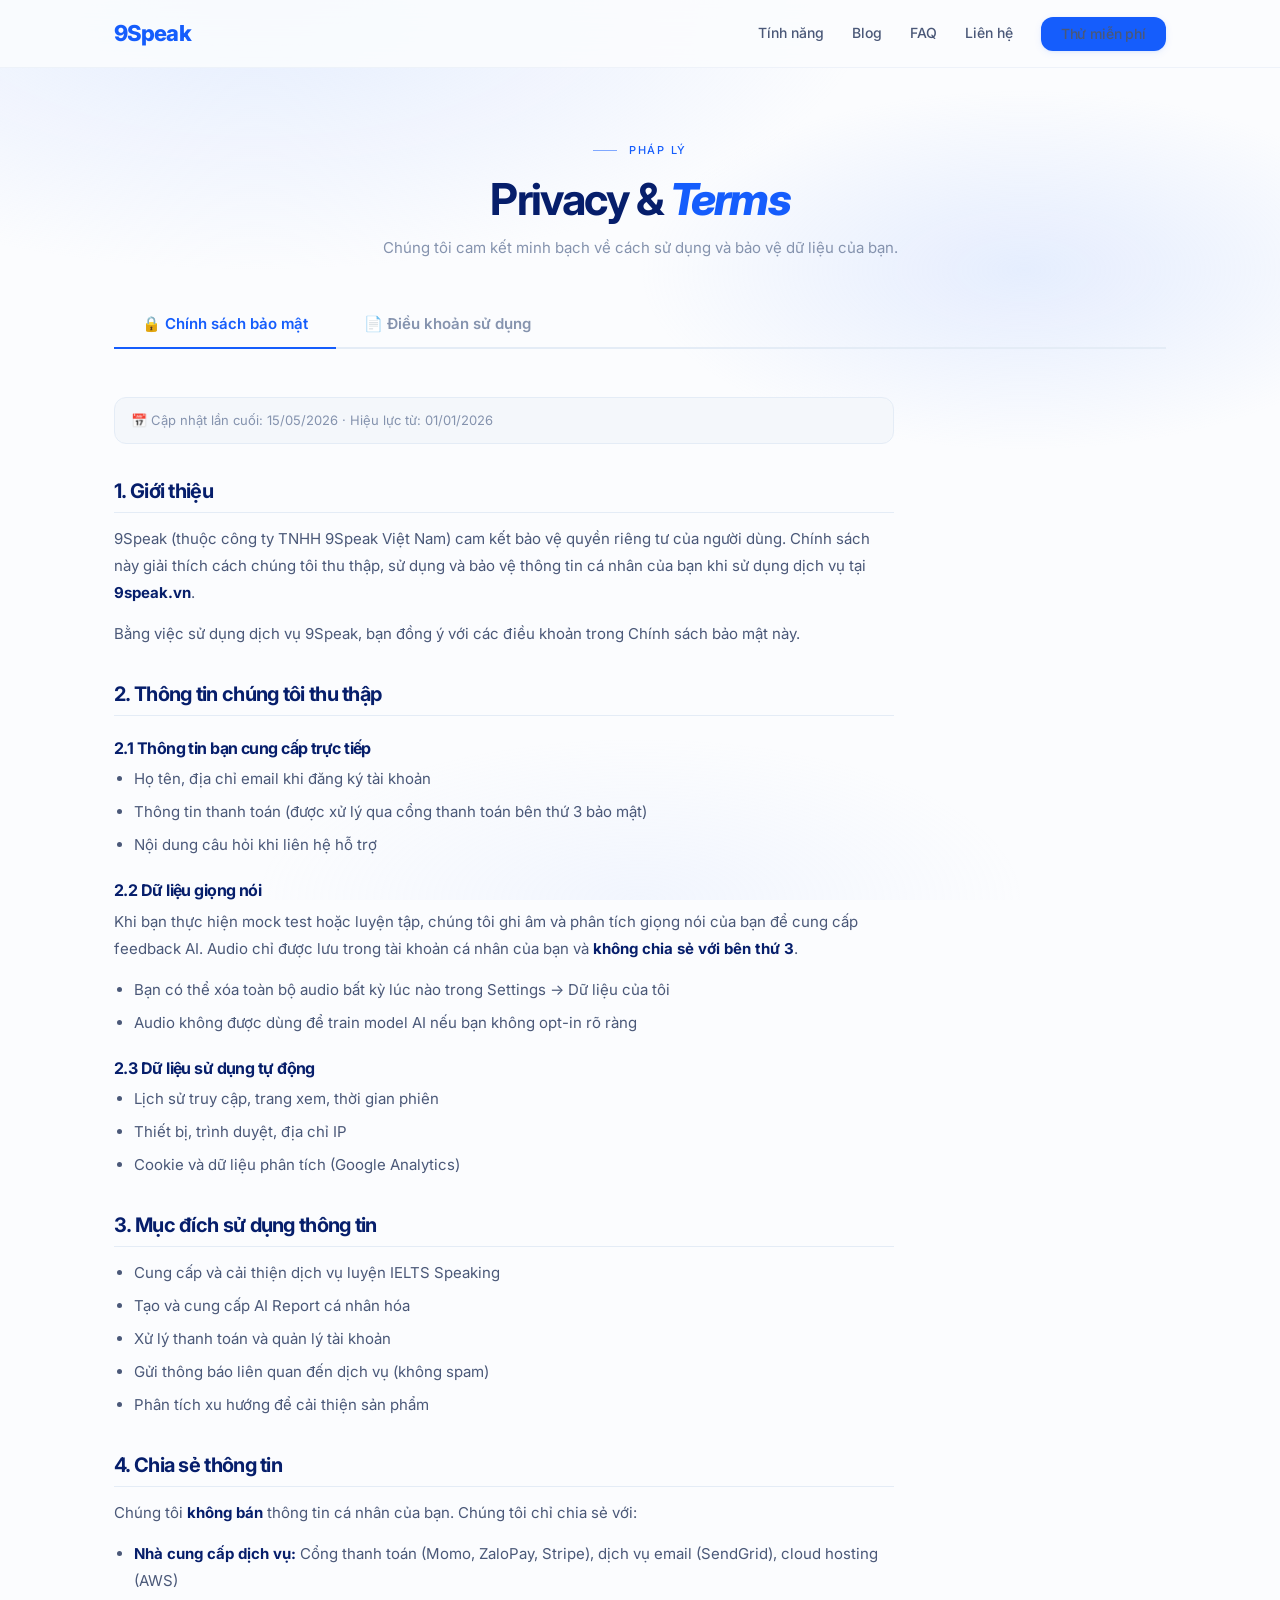
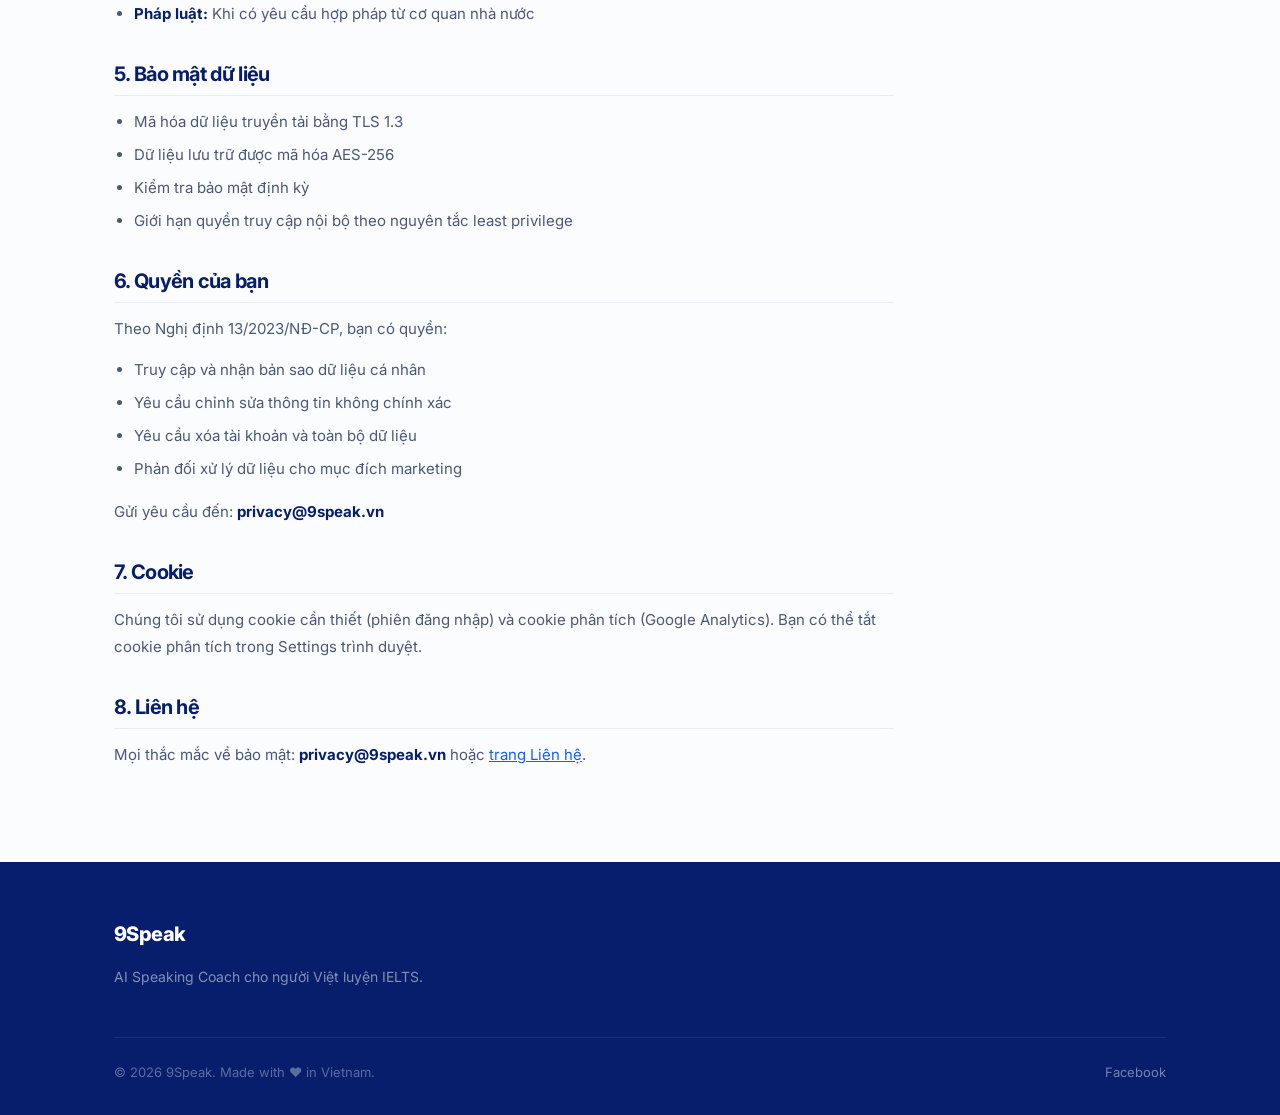
<file: privacy.html>
<!DOCTYPE html>
<html lang="vi">
<head>
<meta charset="UTF-8">
<meta name="viewport" content="width=device-width, initial-scale=1.0, viewport-fit=cover">
<title>Privacy & Terms — 9Speak</title>
<meta name="description" content="Chính sách bảo mật và điều khoản sử dụng dịch vụ 9Speak.">
<meta name="robots" content="index,follow,max-image-preview:large,max-snippet:-1">
<meta name="theme-color" content="#155DFC">
<link rel="canonical" href="https://9speak.vn/privacy.html">
<meta property="og:type" content="website">
<meta property="og:site_name" content="9Speak">
<meta property="og:locale" content="vi_VN">
<meta property="og:url" content="https://9speak.vn/privacy.html">
<meta property="og:title" content="Privacy & Terms — 9Speak">
<meta property="og:description" content="Chính sách bảo mật và điều khoản sử dụng dịch vụ 9Speak.">
<meta property="og:image" content="https://ielts.9speak.vn/assets/9speak-ielts-share.png">
<meta name="twitter:card" content="summary_large_image">
<meta name="twitter:title" content="Privacy & Terms — 9Speak">
<meta name="twitter:description" content="Chính sách bảo mật và điều khoản sử dụng dịch vụ 9Speak.">
<meta name="twitter:image" content="https://ielts.9speak.vn/assets/9speak-ielts-share.png">
<link rel="icon" type="image/png" href="icon-mark.png">
<link rel="apple-touch-icon" href="icon-mark.png">
<script src="assets/tracking.js" defer></script>
<link rel="preconnect" href="https://fonts.googleapis.com">
<link rel="preconnect" href="https://fonts.gstatic.com" crossorigin>
<link href="https://fonts.googleapis.com/css2?family=Inter:ital,wght@0,300;0,400;0,500;0,600;0,700;0,800&display=swap" rel="stylesheet">
<link rel="stylesheet" href="shared.css">
<style>
.legal-hero{padding:64px 0 40px;text-align:center;}
.legal-hero h1{font-size:clamp(28px,4vw,44px);margin:16px 0 12px;}
.legal-hero p{font-size:15px;color:var(--ink-mute);}

.tab-bar{display:flex;gap:0;border-bottom:2px solid var(--line);margin-bottom:48px;}
.tab-btn{padding:14px 28px;font-size:15px;font-weight:600;color:var(--ink-mute);background:transparent;border:none;cursor:pointer;position:relative;transition:color .3s;font-family:var(--f-body);}
.tab-btn::after{content:'';position:absolute;bottom:-2px;left:0;width:0;height:2px;background:var(--blue-600);transition:width .3s var(--ease-out);}
.tab-btn.active{color:var(--blue-600);}
.tab-btn.active::after{width:100%;}

.tab-pane{display:none;}
.tab-pane.active{display:block;}

.legal-content{max-width:780px;padding-bottom:80px;}
.legal-content h2{font-size:20px;font-weight:700;color:var(--ink);margin:36px 0 12px;padding-bottom:10px;border-bottom:1px solid var(--line);}
.legal-content h3{font-size:16px;font-weight:700;color:var(--ink);margin:24px 0 8px;}
.legal-content p{font-size:15px;color:var(--ink-soft);line-height:1.8;margin-bottom:14px;}
.legal-content ul{margin:0 0 16px 20px;color:var(--ink-soft);font-size:15px;line-height:1.8;}
.legal-content li{margin-bottom:6px;}
.legal-content strong{color:var(--ink);}
.legal-meta{font-size:13px;color:var(--ink-mute);background:var(--mist);border:1px solid var(--line);border-radius:var(--r-sm);padding:12px 16px;margin-bottom:32px;}
</style>
</head>
<body>

<nav>
  <div class="container">
    <div class="nav-inner">
      <a href="index.html" class="logo">
        <span style="font-size:22px;font-weight:800;color:var(--blue-600);letter-spacing:-.04em;">9Speak</span>
      </a>
      <div class="nav-links">
        <a href="index.html#features">Tính năng</a>
        <!-- HIDDEN 2026-05-21 (chưa launch pricing): <a href="index.html#pricing">Bảng giá</a> -->
        <a href="blog.html">Blog</a>
        <a href="faq.html">FAQ</a>
        <a href="contact.html">Liên hệ</a>
        <a href="https://9speak.vn" target="_blank" rel="noopener" class="btn btn-primary" style="padding:10px 20px;font-size:14px;">Thử miễn phí</a>
      </div>
    </div>
  </div>
</nav>

<section class="legal-hero">
  <div class="container">
    <div class="eyebrow">PHÁP LÝ</div>
    <h1>Privacy &amp; <span class="italic-accent">Terms</span></h1>
    <p>Chúng tôi cam kết minh bạch về cách sử dụng và bảo vệ dữ liệu của bạn.</p>
  </div>
</section>

<div class="container">
  <div class="tab-bar">
    <button class="tab-btn active" onclick="switchTab('privacy', this)">🔒 Chính sách bảo mật</button>
    <button class="tab-btn" onclick="switchTab('terms', this)">📄 Điều khoản sử dụng</button>
  </div>

  <!-- PRIVACY -->
  <div class="tab-pane active legal-content" id="tab-privacy">
    <div class="legal-meta">📅 Cập nhật lần cuối: 15/05/2026 · Hiệu lực từ: 01/01/2026</div>

    <h2>1. Giới thiệu</h2>
    <p>9Speak (thuộc công ty TNHH 9Speak Việt Nam) cam kết bảo vệ quyền riêng tư của người dùng. Chính sách này giải thích cách chúng tôi thu thập, sử dụng và bảo vệ thông tin cá nhân của bạn khi sử dụng dịch vụ tại <strong>9speak.vn</strong>.</p>
    <p>Bằng việc sử dụng dịch vụ 9Speak, bạn đồng ý với các điều khoản trong Chính sách bảo mật này.</p>

    <h2>2. Thông tin chúng tôi thu thập</h2>
    <h3>2.1 Thông tin bạn cung cấp trực tiếp</h3>
    <ul>
      <li>Họ tên, địa chỉ email khi đăng ký tài khoản</li>
      <li>Thông tin thanh toán (được xử lý qua cổng thanh toán bên thứ 3 bảo mật)</li>
      <li>Nội dung câu hỏi khi liên hệ hỗ trợ</li>
    </ul>
    <h3>2.2 Dữ liệu giọng nói</h3>
    <p>Khi bạn thực hiện mock test hoặc luyện tập, chúng tôi ghi âm và phân tích giọng nói của bạn để cung cấp feedback AI. Audio chỉ được lưu trong tài khoản cá nhân của bạn và <strong>không chia sẻ với bên thứ 3</strong>.</p>
    <ul>
      <li>Bạn có thể xóa toàn bộ audio bất kỳ lúc nào trong Settings → Dữ liệu của tôi</li>
      <li>Audio không được dùng để train model AI nếu bạn không opt-in rõ ràng</li>
    </ul>
    <h3>2.3 Dữ liệu sử dụng tự động</h3>
    <ul>
      <li>Lịch sử truy cập, trang xem, thời gian phiên</li>
      <li>Thiết bị, trình duyệt, địa chỉ IP</li>
      <li>Cookie và dữ liệu phân tích (Google Analytics)</li>
    </ul>

    <h2>3. Mục đích sử dụng thông tin</h2>
    <ul>
      <li>Cung cấp và cải thiện dịch vụ luyện IELTS Speaking</li>
      <li>Tạo và cung cấp AI Report cá nhân hóa</li>
      <li>Xử lý thanh toán và quản lý tài khoản</li>
      <li>Gửi thông báo liên quan đến dịch vụ (không spam)</li>
      <li>Phân tích xu hướng để cải thiện sản phẩm</li>
    </ul>

    <h2>4. Chia sẻ thông tin</h2>
    <p>Chúng tôi <strong>không bán</strong> thông tin cá nhân của bạn. Chúng tôi chỉ chia sẻ với:</p>
    <ul>
      <li><strong>Nhà cung cấp dịch vụ:</strong> Cổng thanh toán (Momo, ZaloPay, Stripe), dịch vụ email (SendGrid), cloud hosting (AWS)</li>
      <li><strong>Pháp luật:</strong> Khi có yêu cầu hợp pháp từ cơ quan nhà nước</li>
    </ul>

    <h2>5. Bảo mật dữ liệu</h2>
    <ul>
      <li>Mã hóa dữ liệu truyền tải bằng TLS 1.3</li>
      <li>Dữ liệu lưu trữ được mã hóa AES-256</li>
      <li>Kiểm tra bảo mật định kỳ</li>
      <li>Giới hạn quyền truy cập nội bộ theo nguyên tắc least privilege</li>
    </ul>

    <h2>6. Quyền của bạn</h2>
    <p>Theo Nghị định 13/2023/NĐ-CP, bạn có quyền:</p>
    <ul>
      <li>Truy cập và nhận bản sao dữ liệu cá nhân</li>
      <li>Yêu cầu chỉnh sửa thông tin không chính xác</li>
      <li>Yêu cầu xóa tài khoản và toàn bộ dữ liệu</li>
      <li>Phản đối xử lý dữ liệu cho mục đích marketing</li>
    </ul>
    <p>Gửi yêu cầu đến: <strong>privacy@9speak.vn</strong></p>

    <h2>7. Cookie</h2>
    <p>Chúng tôi sử dụng cookie cần thiết (phiên đăng nhập) và cookie phân tích (Google Analytics). Bạn có thể tắt cookie phân tích trong Settings trình duyệt.</p>

    <h2>8. Liên hệ</h2>
    <p>Mọi thắc mắc về bảo mật: <strong>privacy@9speak.vn</strong> hoặc <a href="contact.html" style="color:var(--blue-600);">trang Liên hệ</a>.</p>
  </div>

  <!-- TERMS -->
  <div class="tab-pane legal-content" id="tab-terms">
    <div class="legal-meta">📅 Cập nhật lần cuối: 15/05/2026 · Hiệu lực từ: 01/01/2026</div>

    <h2>1. Chấp thuận điều khoản</h2>
    <p>Khi đăng ký hoặc sử dụng dịch vụ 9Speak, bạn đồng ý tuân thủ các Điều khoản sử dụng này. Nếu bạn không đồng ý, vui lòng không sử dụng dịch vụ.</p>

    <h2>2. Mô tả dịch vụ</h2>
    <p>9Speak là nền tảng luyện IELTS Speaking trực tuyến sử dụng trí tuệ nhân tạo, cung cấp:</p>
    <ul>
      <li>Mock test IELTS Speaking Part 1, 2, 3 với AI Examiner</li>
      <li>Phân tích và chấm điểm theo 4 tiêu chí IELTS chính thức</li>
      <li>AI Report cá nhân hóa sau mỗi buổi luyện</li>
      <li>Thư viện chủ đề và bộ câu hỏi luyện tập</li>
    </ul>

    <h2>3. Tài khoản người dùng</h2>
    <ul>
      <li>Bạn phải cung cấp thông tin chính xác khi đăng ký</li>
      <li>Bảo mật mật khẩu tài khoản là trách nhiệm của bạn</li>
      <li>Mỗi người chỉ được sử dụng 1 tài khoản miễn phí</li>
      <li>Không được chia sẻ tài khoản trả phí với người khác</li>
    </ul>

    <h2>4. Bảng giá và thanh toán</h2>
    <h3>4.1 Gói trả phí</h3>
    <p>Các gói trả phí (3 tháng, 6 tháng, 12 tháng) được tính phí một lần và kích hoạt ngay sau khi thanh toán xác nhận.</p>
    <h3>4.2 Chính sách hoàn tiền</h3>
    <ul>
      <li><strong>7 ngày hoàn tiền 100%</strong> không hỏi lý do kể từ ngày mua</li>
      <li>Sau 7 ngày: không hoàn tiền cho thời gian còn lại</li>
      <li>Yêu cầu hoàn tiền gửi đến: billing@9speak.vn</li>
    </ul>
    <h3>4.3 Thay đổi giá</h3>
    <p>9Speak có quyền thay đổi giá dịch vụ với thông báo trước 30 ngày. Giá hiện tại được áp dụng cho toàn bộ chu kỳ đã mua.</p>

    <h2>5. Sử dụng hợp lệ</h2>
    <p>Bạn đồng ý <strong>không</strong>:</p>
    <ul>
      <li>Sử dụng dịch vụ để tạo nội dung gian lận trong thi cử thật</li>
      <li>Tự động hóa truy cập (bot, scraping) mà không được phép</li>
      <li>Cố gắng reverse engineer hoặc can thiệp vào hệ thống AI</li>
      <li>Chia sẻ tài khoản, đăng tải lại nội dung độc quyền của 9Speak</li>
    </ul>

    <h2>6. Sở hữu trí tuệ</h2>
    <p>Toàn bộ nội dung trên nền tảng 9Speak (câu hỏi, thuật toán AI, giao diện, bộ đề) là tài sản của 9Speak Việt Nam và được bảo vệ bởi luật sở hữu trí tuệ.</p>

    <h2>7. Giới hạn trách nhiệm</h2>
    <p>9Speak cung cấp dịch vụ "as is". Chúng tôi không đảm bảo band score dự đoán sẽ khớp 100% với kết quả thi thật. Sai số trung bình ±0.4 band được công bố dựa trên dữ liệu thực tế nhưng không phải cam kết cụ thể cho từng cá nhân.</p>

    <h2>8. Chấm dứt dịch vụ</h2>
    <p>9Speak có quyền đình chỉ hoặc xóa tài khoản nếu bạn vi phạm Điều khoản này, với thông báo sớm nhất có thể (trừ vi phạm nghiêm trọng).</p>

    <h2>9. Luật áp dụng</h2>
    <p>Các Điều khoản này được điều chỉnh theo pháp luật Việt Nam. Tranh chấp được giải quyết tại Tòa án nhân dân TP. Hồ Chí Minh.</p>

    <h2>10. Liên hệ</h2>
    <p>Mọi câu hỏi về điều khoản: <strong>legal@9speak.vn</strong></p>
  </div>
</div>

<footer>
  <div class="container">
    <div class="footer-grid">
      <div class="footer-brand">
        <span style="font-size:20px;font-weight:800;color:white;letter-spacing:-.03em;">9Speak</span>
        <p>AI Speaking Coach cho người Việt luyện IELTS.</p>
      </div>
      <!-- HIDDEN 2026-05-21 (yêu cầu user):

      <div class="footer-col"><h4>Sản phẩm</h4><ul>
        <li><a href="https://9speak.vn" target="_blank" rel="noopener noreferrer">Thử miễn phí</a></li>
        <li><a href="index.html#pricing">Bảng giá</a></li>
      </ul></div>

      -->
      <!-- HIDDEN 2026-05-21 (yêu cầu user):

      <div class="footer-col"><h4>Học IELTS</h4><ul>
        <li><a href="blog.html">Blog</a></li>
        <li><a href="faq.html">FAQ</a></li>
      </ul></div>

      -->
      <!-- HIDDEN 2026-05-21 (yêu cầu user):

      <div class="footer-col"><h4>Hỗ trợ</h4><ul>
        <li><a href="contact.html">Liên hệ</a></li>
        <li><a href="privacy.html">Privacy &amp; Terms</a></li>
      </ul></div>

      -->
    </div>
    <div class="footer-bottom">
      <div>© 2026 9Speak. Made with ❤️ in Vietnam.</div>
      <div class="footer-social">
        <a href="https://www.facebook.com/9speak" target="_blank" rel="noopener noreferrer">Facebook</a>
        <!-- HIDDEN 2026-05-21 (chưa có TikTok): <a href="https://9speak.vn" target="_blank" rel="noopener noreferrer">TikTok</a> -->
        <!-- HIDDEN 2026-05-21 (chưa có YouTube): <a href="https://9speak.vn" target="_blank" rel="noopener noreferrer">YouTube</a> -->
      </div>
    </div>
  </div>
</footer>

<script>
function switchTab(id, btn) {
  document.querySelectorAll('.tab-pane').forEach(p => p.classList.remove('active'));
  document.querySelectorAll('.tab-btn').forEach(b => b.classList.remove('active'));
  document.getElementById('tab-' + id).classList.add('active');
  btn.classList.add('active');
}
// Open to correct tab from URL hash
if (window.location.hash === '#terms') switchTab('terms', document.querySelectorAll('.tab-btn')[1]);
</script>
</body>
</html>
</file>
<file: shared.css>
/* ──────────────────────────────────────────────
   9Speak Shared Design System · Primary #155DFC
   ────────────────────────────────────────────── */
:root {
  --blue-50:  #EEF3FF;
  --blue-100: #D8E5FF;
  --blue-200: #B3CCFF;
  --blue-300: #80A8FF;
  --blue-400: #4D85FF;
  --blue-500: #2B6EFD;
  --blue-600: #155DFC;
  --blue-700: #0F47CC;
  --blue-800: #0A33A8;
  --blue-900: #061E6B;
  --blue-950: #040F3E;
  --white:#FFFFFF; --paper:#FBFCFE; --mist:#F4F7FB;
  --line:#E4ECF6; --line-2:#CFDCEB;
  --ink:var(--blue-900); --ink-soft:#4A5878; --ink-mute:#8593AE;
  --gold:#F59E0B; --green:#10B981; --rose:#F43F5E;
  --f-display:'Inter',-apple-system,system-ui,sans-serif;
  --f-body:'Inter',-apple-system,system-ui,sans-serif;
  --f-mono:'Inter',-apple-system,system-ui,sans-serif;
  --r-xs:8px; --r-sm:12px; --r-md:18px; --r-lg:24px; --r-xl:32px; --r-2xl:40px;
  --sh-xs:0 1px 2px rgba(21,93,252,.06);
  --sh-sm:0 2px 8px rgba(21,93,252,.07),0 1px 3px rgba(21,93,252,.08);
  --sh-md:0 8px 24px rgba(21,93,252,.09),0 2px 8px rgba(21,93,252,.06);
  --sh-lg:0 24px 48px -8px rgba(21,93,252,.18),0 8px 16px rgba(21,93,252,.08);
  --sh-xl:0 32px 64px -12px rgba(6,30,107,.28);
  --sh-glow:0 8px 36px rgba(21,93,252,.42);
  --ease-out:cubic-bezier(0.16,1,0.3,1);
  --ease-spring:cubic-bezier(0.34,1.56,0.64,1);
}
*{margin:0;padding:0;box-sizing:border-box;}
html{scroll-behavior:smooth;-webkit-text-size-adjust:100%;}
body{
  background:var(--paper);color:var(--ink);font-family:var(--f-body);
  font-size:16.5px;line-height:1.6;-webkit-font-smoothing:antialiased;
  -moz-osx-font-smoothing:grayscale;overflow-x:hidden;
}
body::before{
  content:'';position:fixed;inset:0;pointer-events:none;z-index:0;
  background:
    radial-gradient(ellipse 80% 50% at 20% 0%,rgba(208,223,255,.5) 0%,transparent 60%),
    radial-gradient(ellipse 60% 40% at 80% 30%,rgba(179,204,255,.3) 0%,transparent 50%),
    radial-gradient(ellipse 50% 30% at 50% 100%,rgba(208,223,255,.2) 0%,transparent 60%);
}
/* TYPOGRAPHY */
h1,h2,h3,h4{font-family:var(--f-body);font-weight:700;letter-spacing:-.035em;line-height:1.1;color:var(--ink);}
h1{font-size:clamp(36px,5.5vw,72px);}
h2{font-size:clamp(28px,4vw,52px);}
h3{font-size:clamp(18px,2vw,26px);}
p{color:var(--ink-soft);}
.italic-accent{font-style:italic;color:var(--blue-600);font-weight:800;letter-spacing:-.04em;}
.sans-bold{font-weight:800;letter-spacing:-.04em;}
.eyebrow{font-size:11px;font-weight:500;letter-spacing:.16em;text-transform:uppercase;color:var(--blue-600);display:inline-flex;align-items:center;gap:12px;}
.eyebrow::before{content:'';width:24px;height:1px;background:var(--blue-300);}
/* LAYOUT */
.container{max-width:1100px;margin:0 auto;padding:0 24px;position:relative;z-index:2;}
section{padding:80px 0;position:relative;}
/* LOGO */
.logo{text-decoration:none;display:inline-flex;align-items:center;}
.logo img{height:32px;width:auto;display:block;}
/* NAV */
nav{position:sticky;top:0;z-index:100;padding:16px 0;background:rgba(251,252,254,.88);backdrop-filter:saturate(180%) blur(24px);-webkit-backdrop-filter:saturate(180%) blur(24px);border-bottom:1px solid rgba(228,236,246,.6);}
.nav-inner{display:flex;align-items:center;justify-content:space-between;gap:32px;}
.nav-links{display:flex;gap:28px;align-items:center;}
.nav-links a{color:var(--ink-soft);text-decoration:none;font-size:14px;font-weight:500;transition:color .3s;}
.nav-links a:hover{color:var(--blue-700);}
@media(max-width:768px){.nav-links{display:none;}}
/* BUTTONS */
.btn{display:inline-flex;align-items:center;justify-content:center;gap:8px;padding:14px 24px;font-family:var(--f-body);font-size:15px;font-weight:600;letter-spacing:-.01em;border-radius:var(--r-sm);border:none;cursor:pointer;transition:all .3s var(--ease-out);text-decoration:none;line-height:1;position:relative;overflow:hidden;}
.btn-primary{background:var(--blue-600);color:white;box-shadow:var(--sh-sm);}
.btn-primary:hover{background:var(--blue-700);transform:translateY(-2px);box-shadow:var(--sh-glow);}
.btn-ghost{background:transparent;color:var(--ink);border:1.5px solid var(--line-2);}
.btn-ghost:hover{background:var(--ink);color:white;border-color:var(--ink);transform:translateY(-2px);}
.btn-large{padding:18px 32px;font-size:16px;border-radius:var(--r-md);}
.btn-arrow{display:inline-block;transition:transform .3s var(--ease-out);}
.btn:hover .btn-arrow{transform:translateX(5px);}
/* SECTION HEADER */
.section-header{text-align:center;max-width:680px;margin:0 auto 56px;}
.section-sub{font-size:18px;color:var(--ink-soft);line-height:1.65;margin-top:20px;}
/* FORM */
.form-field{display:flex;flex-direction:column;gap:6px;margin-bottom:20px;}
.form-field label{font-size:14px;font-weight:600;color:var(--ink);}
.form-field input,.form-field textarea,.form-field select{
  padding:13px 16px;border:1.5px solid var(--line-2);border-radius:var(--r-sm);
  font-family:var(--f-body);font-size:15px;color:var(--ink);background:var(--white);
  transition:border-color .3s,box-shadow .3s;outline:none;
}
.form-field input:focus,.form-field textarea:focus,.form-field select:focus{
  border-color:var(--blue-600);box-shadow:0 0 0 3px rgba(21,93,252,.12);
}
.form-field textarea{min-height:120px;resize:vertical;}
/* FAQ ITEM */
.faq-item{border-bottom:1px solid var(--line);transition:background .3s;}
.faq-question{display:flex;align-items:center;justify-content:space-between;gap:16px;padding:22px 0;cursor:pointer;font-weight:600;font-size:16px;color:var(--ink);}
.faq-icon{width:24px;height:24px;flex-shrink:0;color:var(--blue-600);transition:transform .3s var(--ease-out);}
.faq-icon svg{width:14px;height:14px;}
.faq-answer{max-height:0;overflow:hidden;transition:max-height .45s var(--ease-out),padding .3s;}
.faq-answer p{padding:0 0 22px;color:var(--ink-soft);line-height:1.7;font-size:15px;}
.faq-item.open .faq-answer{max-height:1200px;}
.faq-item.open .faq-icon{transform:rotate(45deg);}
/* CARD */
.card{background:var(--white);border:1px solid var(--line);border-radius:var(--r-lg);padding:32px;box-shadow:var(--sh-sm);}
/* FOOTER */
footer{background:var(--ink);color:rgba(255,255,255,.7);padding:56px 0 32px;}
.footer-grid{display:grid;grid-template-columns:1fr;gap:40px;margin-bottom:48px;}
@media(max-width:768px){.footer-grid{grid-template-columns:1fr;gap:24px;}}
.footer-brand p{font-size:14px;line-height:1.6;margin-top:16px;color:rgba(255,255,255,.5);}
.footer-col h4{font-size:13px;font-weight:600;letter-spacing:.06em;text-transform:uppercase;color:rgba(255,255,255,.4);margin-bottom:16px;}
.footer-col ul{list-style:none;}
.footer-col ul li{margin-bottom:10px;}
.footer-col ul a{color:rgba(255,255,255,.65);text-decoration:none;font-size:14px;transition:color .3s;}
.footer-col ul a:hover{color:white;}
.footer-bottom{display:flex;align-items:center;justify-content:space-between;padding-top:24px;border-top:1px solid rgba(255,255,255,.08);font-size:13px;color:rgba(255,255,255,.35);}
.footer-social{display:flex;gap:20px;}
.footer-social a{color:rgba(255,255,255,.45);text-decoration:none;font-size:13px;transition:color .3s;}
.footer-social a:hover{color:white;}
/* REVEAL */
.reveal{opacity:0;transform:translateY(24px);transition:opacity .7s var(--ease-out),transform .7s var(--ease-out);}
.reveal.visible{opacity:1;transform:translateY(0);}
.reveal-delay-1{transition-delay:.12s;}
.reveal-delay-2{transition-delay:.24s;}
.reveal-delay-3{transition-delay:.36s;}
</file>
